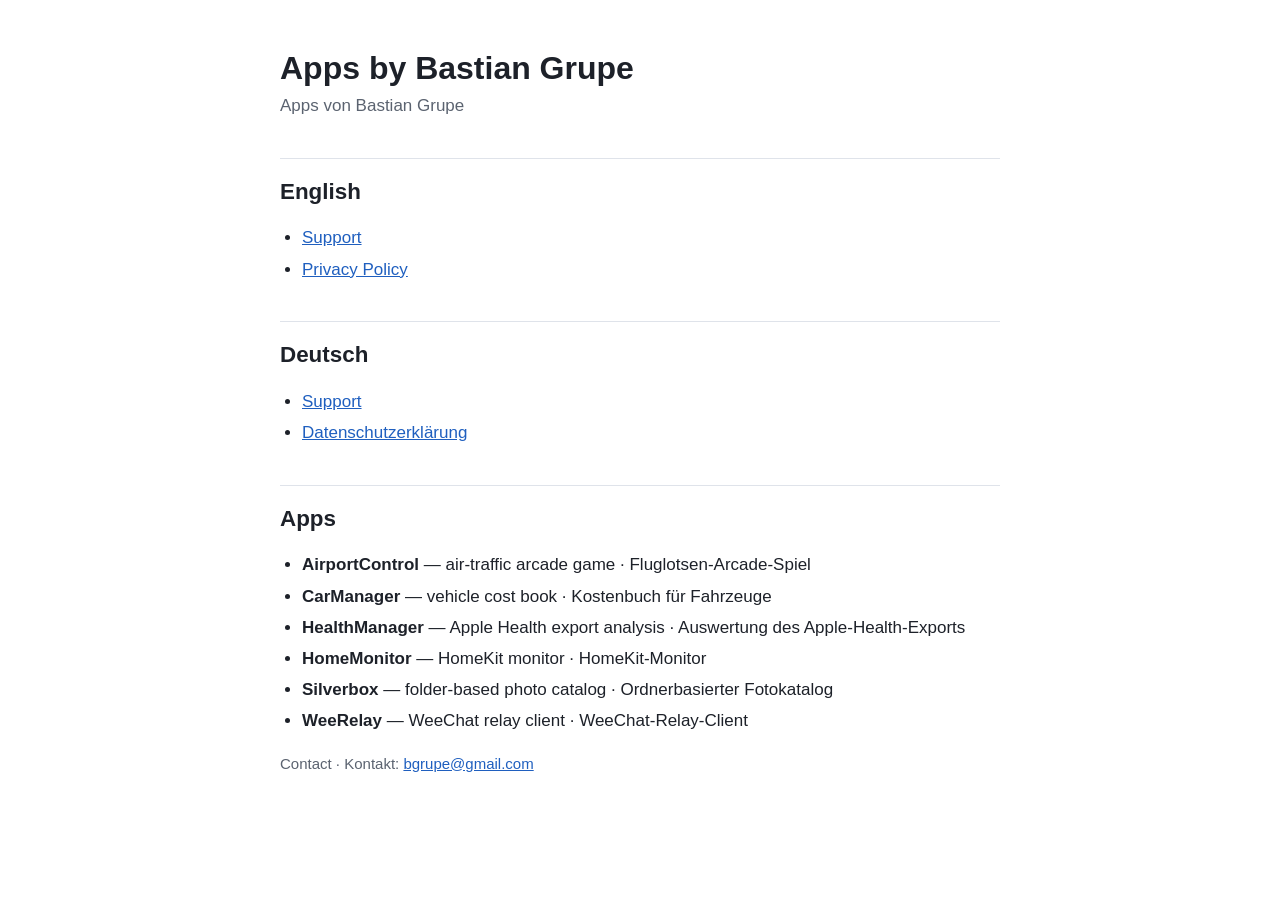
<file: index.html>
<!doctype html>
<html lang="en">
<head>
<meta charset="utf-8">
<meta name="viewport" content="width=device-width, initial-scale=1">
<title>Apps by Bastian Grupe</title>
<link rel="stylesheet" href="site.css">
</head>
<body>
<header>
<h1>Apps by Bastian Grupe</h1>
<p class="meta" lang="de">Apps von Bastian Grupe</p>
</header>
<main>
<h2>English</h2>
<ul>
<li><a href="en/support.html">Support</a></li>
<li><a href="en/privacy.html">Privacy Policy</a></li>
</ul>
<h2 lang="de">Deutsch</h2>
<ul lang="de">
<li><a href="de/support.html">Support</a></li>
<li><a href="de/privacy.html">Datenschutzerklärung</a></li>
</ul>
<h2>Apps</h2>
<ul>
<li><strong>AirportControl</strong> — air-traffic arcade game · Fluglotsen-Arcade-Spiel</li>
<li><strong>CarManager</strong> — vehicle cost book · Kostenbuch für Fahrzeuge</li>
<li><strong>HealthManager</strong> — Apple Health export analysis · Auswertung des Apple-Health-Exports</li>
<li><strong>HomeMonitor</strong> — HomeKit monitor · HomeKit-Monitor</li>
<li><strong>Silverbox</strong> — folder-based photo catalog · Ordnerbasierter Fotokatalog</li>
<li><strong>WeeRelay</strong> — WeeChat relay client · WeeChat-Relay-Client</li>
</ul>
</main>
<footer>
<p>Contact · Kontakt: <a href="mailto:bgrupe@gmail.com">bgrupe@gmail.com</a></p>
</footer>
</body>
</html>
</file>
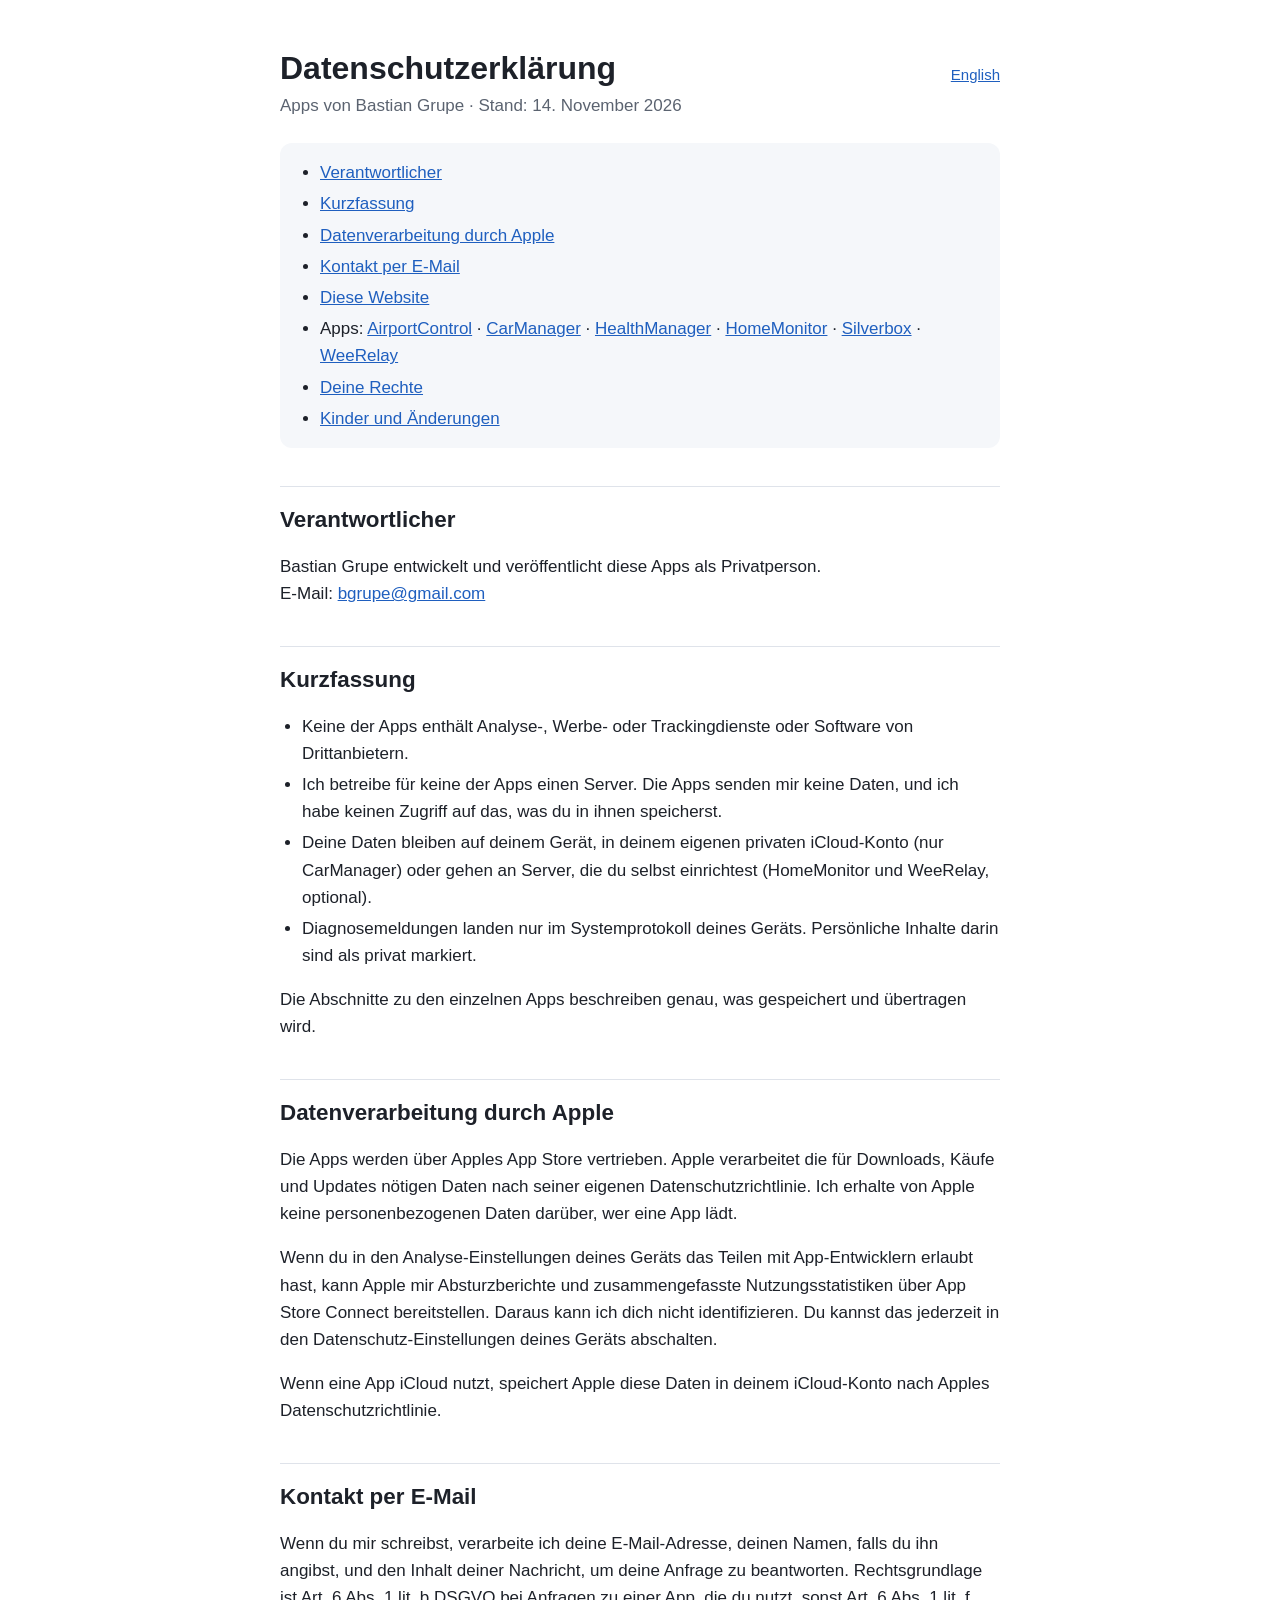
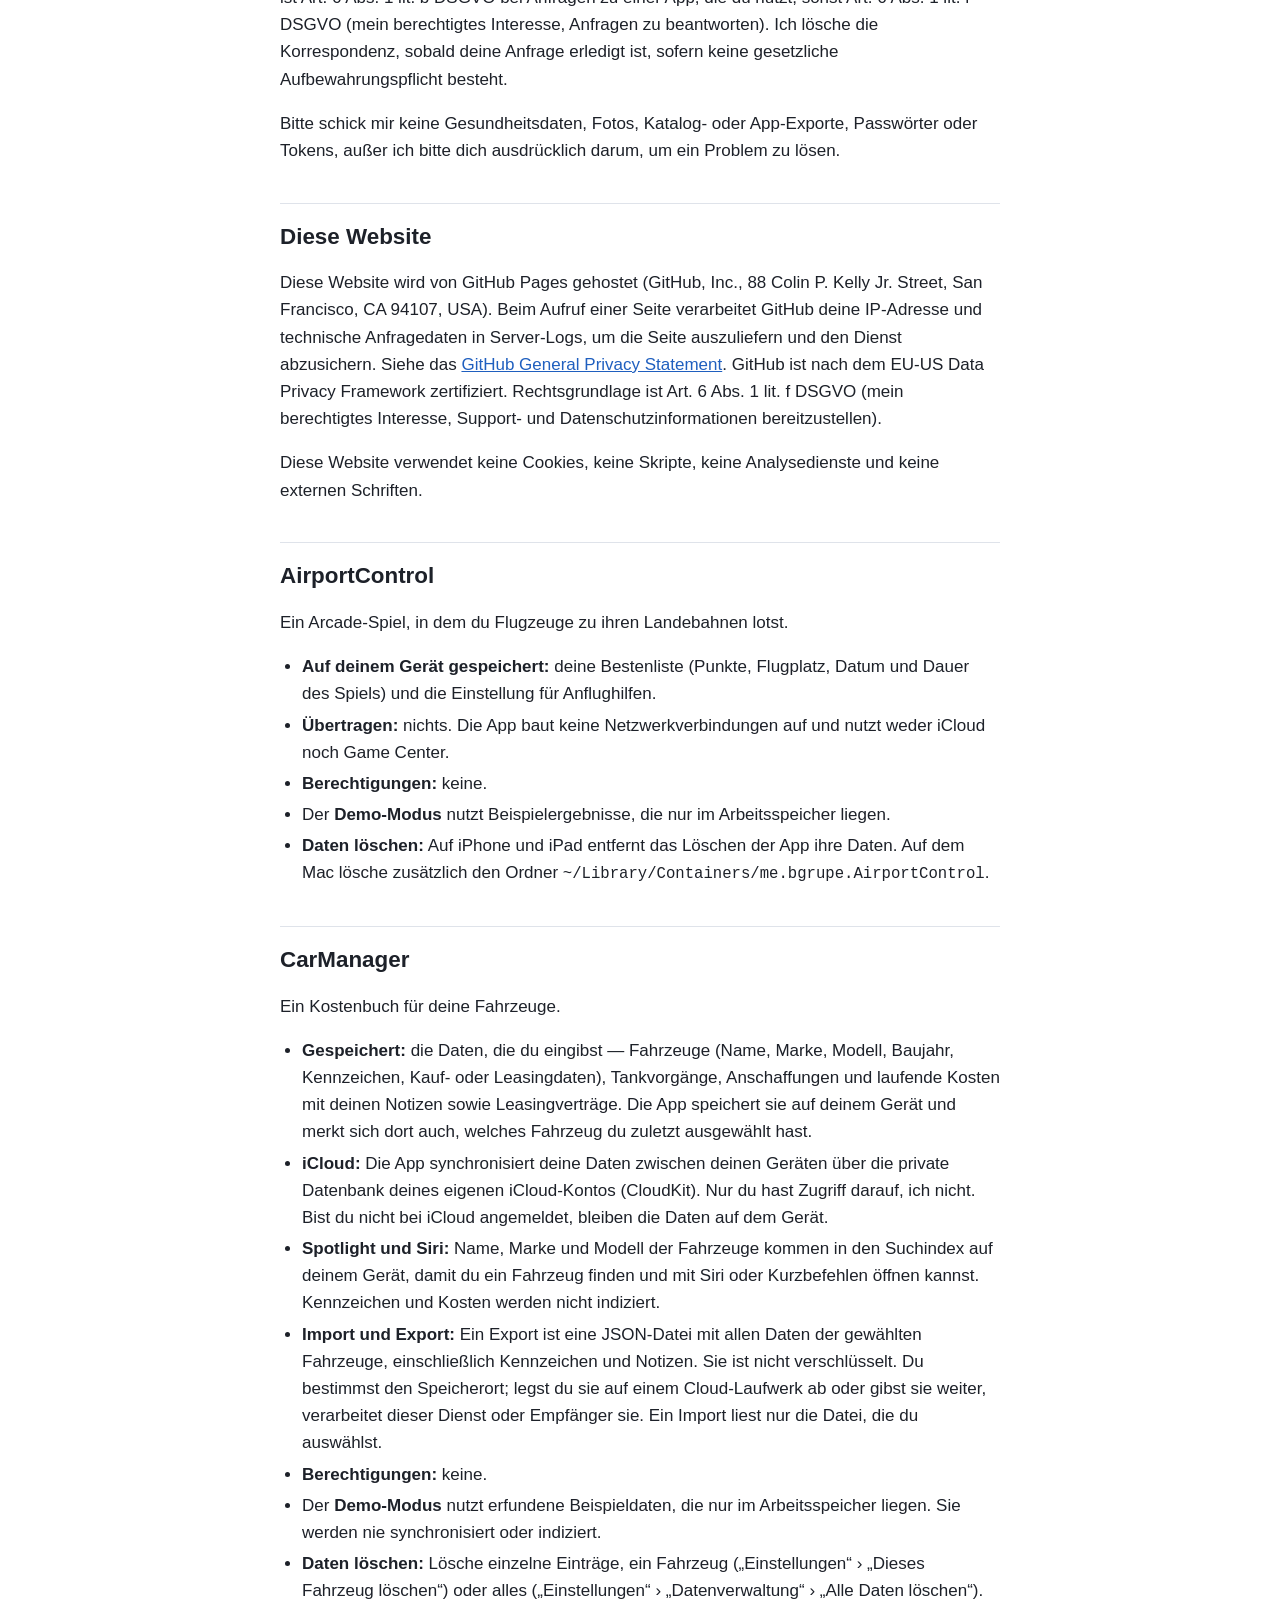
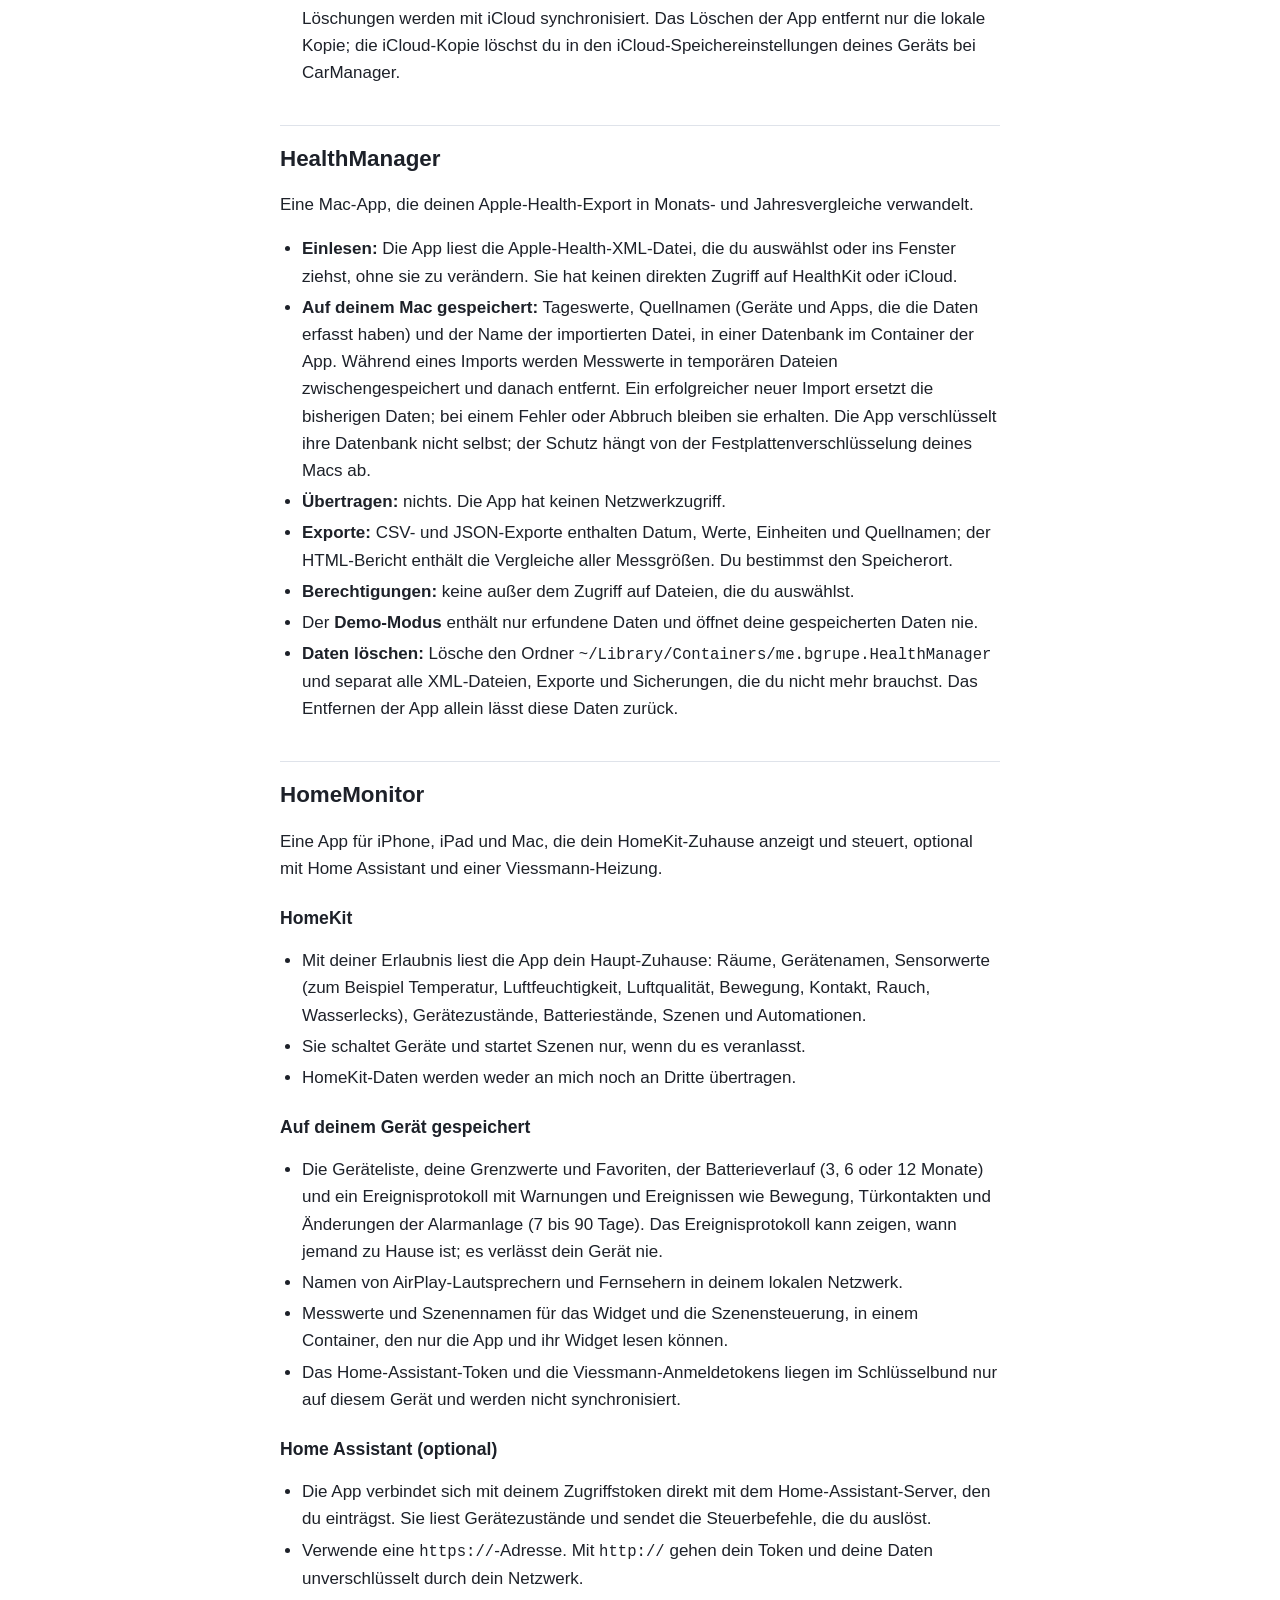
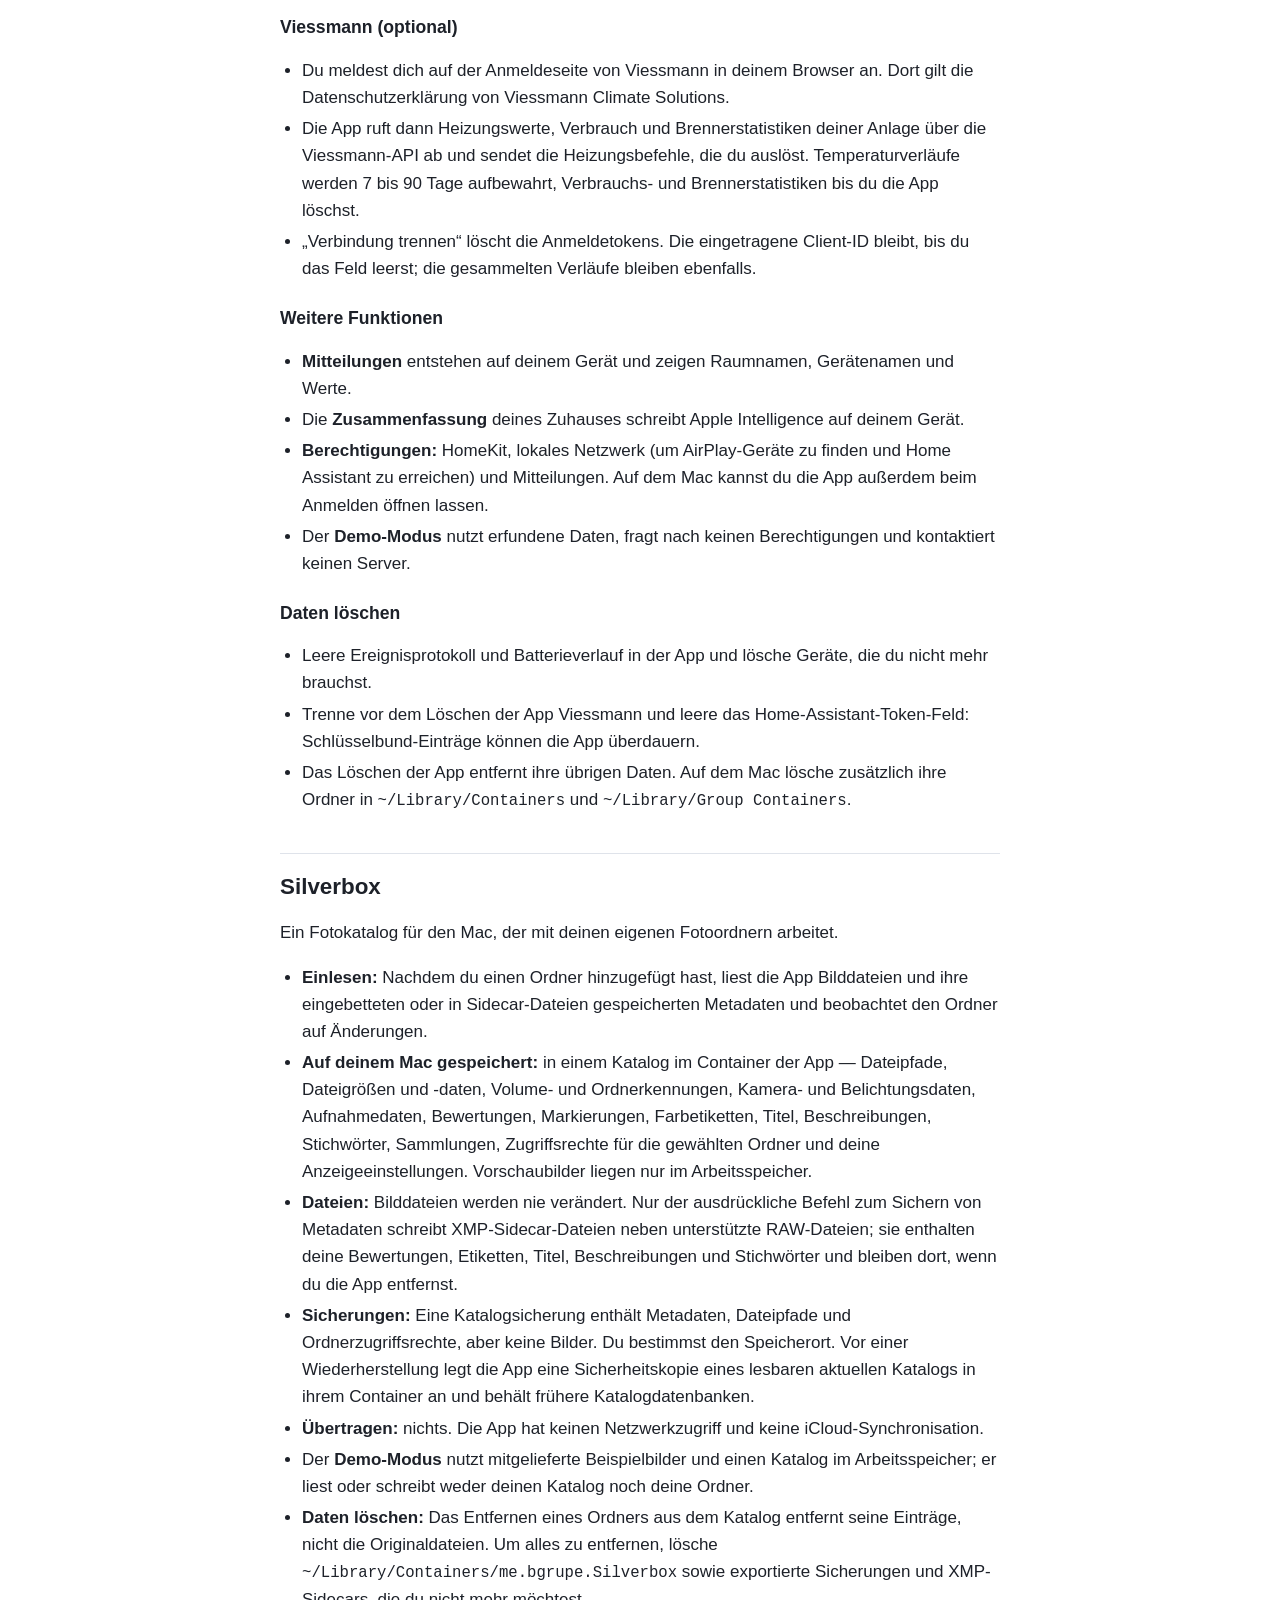
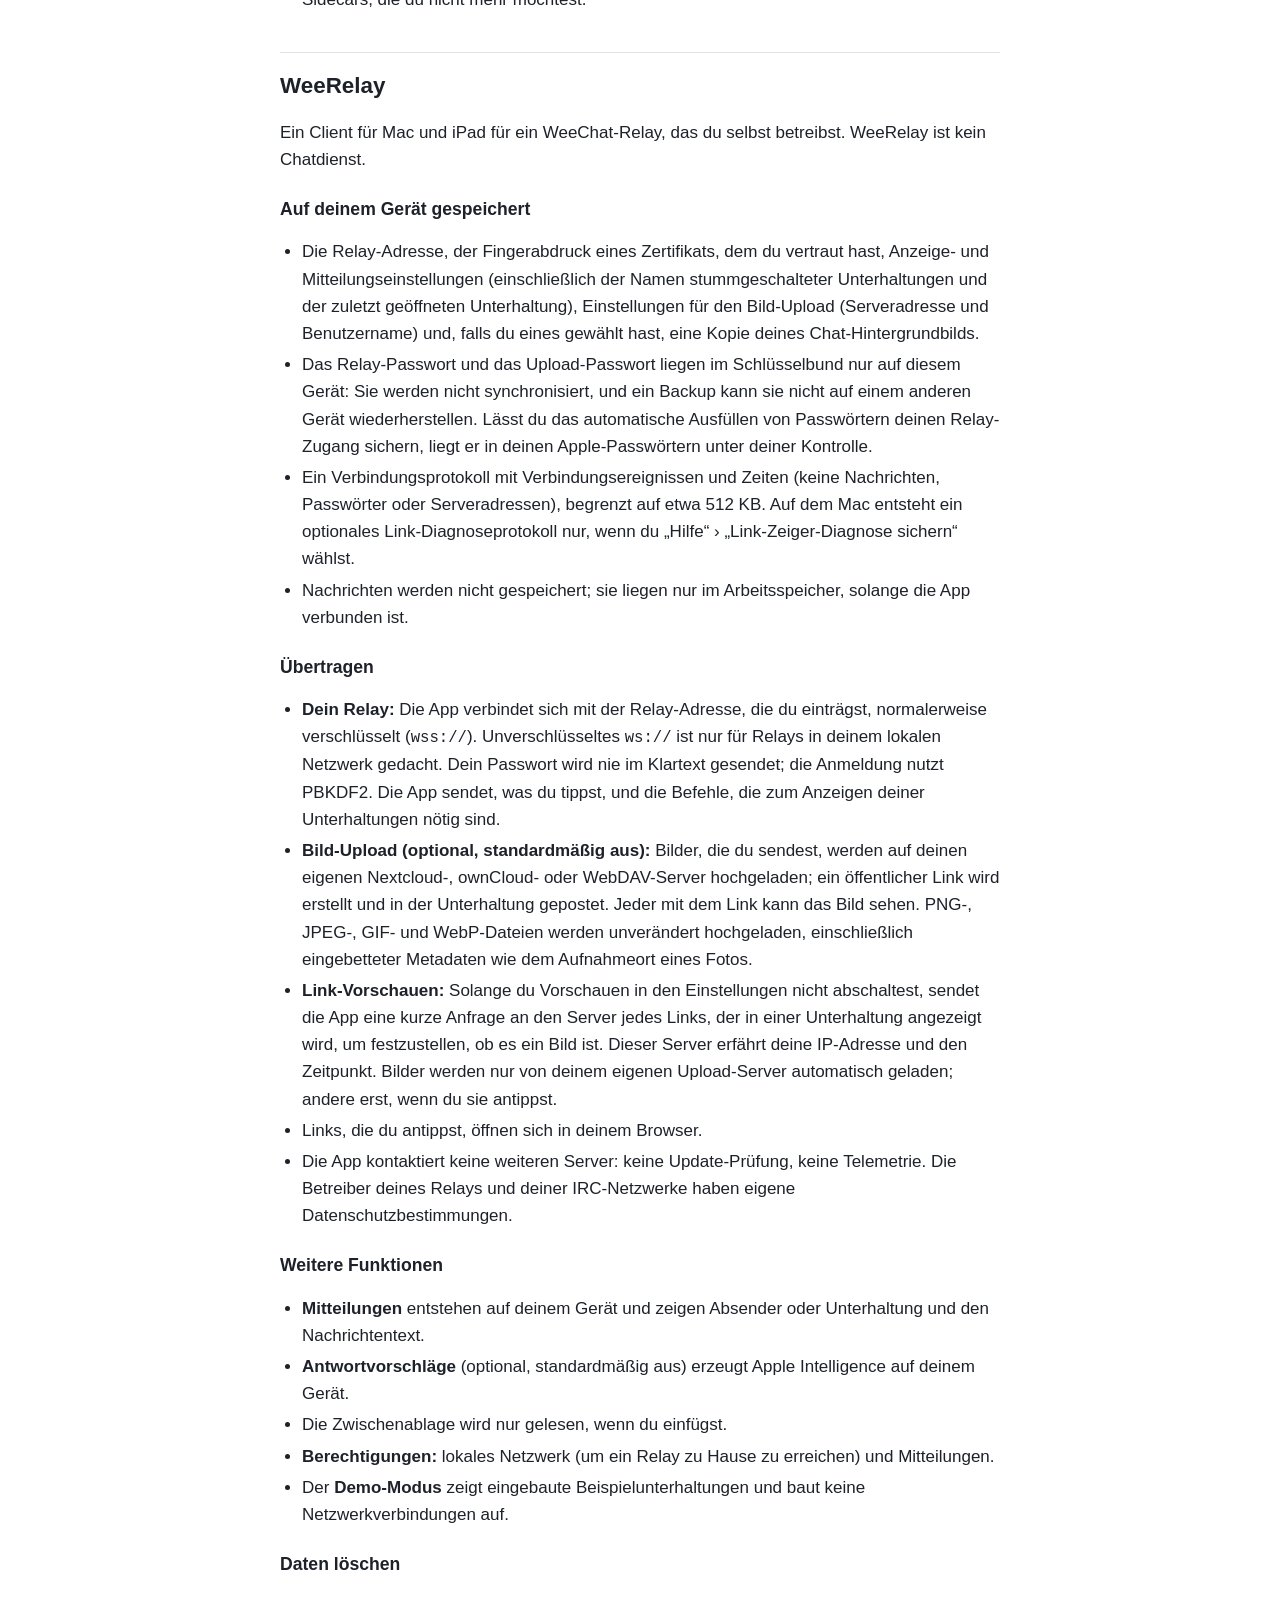
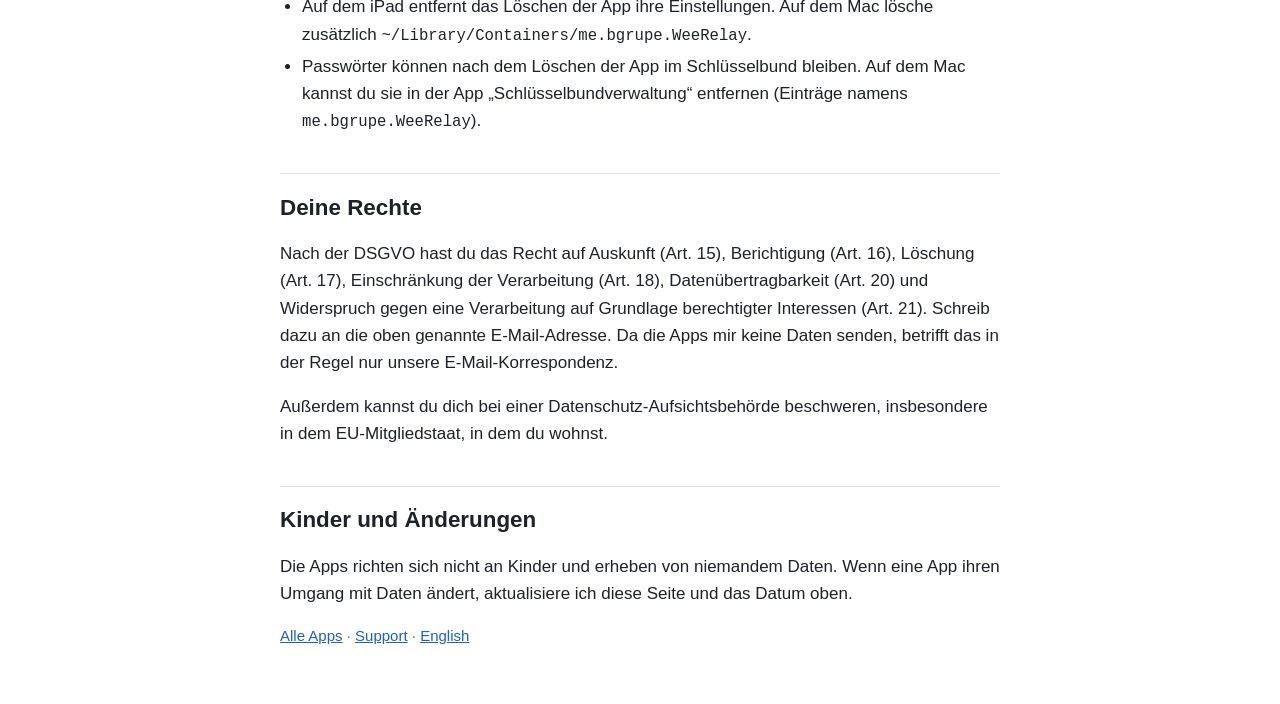
<file: de/privacy.html>
<!doctype html>
<html lang="de">
<head>
<meta charset="utf-8">
<meta name="viewport" content="width=device-width, initial-scale=1">
<title>Datenschutzerklärung — Apps von Bastian Grupe</title>
<link rel="stylesheet" href="../site.css">
<link rel="alternate" hreflang="en" href="../en/privacy.html">
</head>
<body>
<header>
<p class="lang"><a href="../en/privacy.html" hreflang="en" lang="en">English</a></p>
<h1>Datenschutzerklärung</h1>
<p class="meta">Apps von Bastian Grupe · Stand: 14. November 2026</p>
</header>
<main>
<nav class="toc" aria-label="Inhalt">
<ul>
<li><a href="#verantwortlicher">Verantwortlicher</a></li>
<li><a href="#kurzfassung">Kurzfassung</a></li>
<li><a href="#apple">Datenverarbeitung durch Apple</a></li>
<li><a href="#kontakt">Kontakt per E-Mail</a></li>
<li><a href="#website">Diese Website</a></li>
<li>Apps:
  <a href="#airportcontrol">AirportControl</a> ·
  <a href="#carmanager">CarManager</a> ·
  <a href="#healthmanager">HealthManager</a> ·
  <a href="#homemonitor">HomeMonitor</a> ·
  <a href="#silverbox">Silverbox</a> ·
  <a href="#weerelay">WeeRelay</a></li>
<li><a href="#rechte">Deine Rechte</a></li>
<li><a href="#aenderungen">Kinder und Änderungen</a></li>
</ul>
</nav>

<h2 id="verantwortlicher">Verantwortlicher</h2>
<p>Bastian Grupe entwickelt und veröffentlicht diese Apps als Privatperson.<br>
E-Mail: <a href="mailto:bgrupe@gmail.com">bgrupe@gmail.com</a></p>

<h2 id="kurzfassung">Kurzfassung</h2>
<ul>
<li>Keine der Apps enthält Analyse-, Werbe- oder Trackingdienste oder Software von Drittanbietern.</li>
<li>Ich betreibe für keine der Apps einen Server. Die Apps senden mir keine Daten, und ich habe keinen Zugriff auf das, was du in ihnen speicherst.</li>
<li>Deine Daten bleiben auf deinem Gerät, in deinem eigenen privaten iCloud-Konto (nur CarManager) oder gehen an Server, die du selbst einrichtest (HomeMonitor und WeeRelay, optional).</li>
<li>Diagnosemeldungen landen nur im Systemprotokoll deines Geräts. Persönliche Inhalte darin sind als privat markiert.</li>
</ul>
<p>Die Abschnitte zu den einzelnen Apps beschreiben genau, was gespeichert und übertragen wird.</p>

<h2 id="apple">Datenverarbeitung durch Apple</h2>
<p>Die Apps werden über Apples App Store vertrieben. Apple verarbeitet die für Downloads, Käufe und Updates nötigen Daten nach seiner eigenen Datenschutzrichtlinie. Ich erhalte von Apple keine personenbezogenen Daten darüber, wer eine App lädt.</p>
<p>Wenn du in den Analyse-Einstellungen deines Geräts das Teilen mit App-Entwicklern erlaubt hast, kann Apple mir Absturzberichte und zusammengefasste Nutzungsstatistiken über App Store Connect bereitstellen. Daraus kann ich dich nicht identifizieren. Du kannst das jederzeit in den Datenschutz-Einstellungen deines Geräts abschalten.</p>
<p>Wenn eine App iCloud nutzt, speichert Apple diese Daten in deinem iCloud-Konto nach Apples Datenschutzrichtlinie.</p>

<h2 id="kontakt">Kontakt per E-Mail</h2>
<p>Wenn du mir schreibst, verarbeite ich deine E-Mail-Adresse, deinen Namen, falls du ihn angibst, und den Inhalt deiner Nachricht, um deine Anfrage zu beantworten. Rechtsgrundlage ist Art. 6 Abs. 1 lit. b DSGVO bei Anfragen zu einer App, die du nutzt, sonst Art. 6 Abs. 1 lit. f DSGVO (mein berechtigtes Interesse, Anfragen zu beantworten). Ich lösche die Korrespondenz, sobald deine Anfrage erledigt ist, sofern keine gesetzliche Aufbewahrungspflicht besteht.</p>
<p>Bitte schick mir keine Gesundheitsdaten, Fotos, Katalog- oder App-Exporte, Passwörter oder Tokens, außer ich bitte dich ausdrücklich darum, um ein Problem zu lösen.</p>

<h2 id="website">Diese Website</h2>
<p>Diese Website wird von GitHub Pages gehostet (GitHub, Inc., 88 Colin P. Kelly Jr. Street, San Francisco, CA 94107, USA). Beim Aufruf einer Seite verarbeitet GitHub deine IP-Adresse und technische Anfragedaten in Server-Logs, um die Seite auszuliefern und den Dienst abzusichern. Siehe das <a href="https://docs.github.com/de/site-policy/privacy-policies/github-general-privacy-statement">GitHub General Privacy Statement</a>. GitHub ist nach dem EU-US Data Privacy Framework zertifiziert. Rechtsgrundlage ist Art. 6 Abs. 1 lit. f DSGVO (mein berechtigtes Interesse, Support- und Datenschutzinformationen bereitzustellen).</p>
<p>Diese Website verwendet keine Cookies, keine Skripte, keine Analysedienste und keine externen Schriften.</p>

<h2 id="airportcontrol">AirportControl</h2>
<p>Ein Arcade-Spiel, in dem du Flugzeuge zu ihren Landebahnen lotst.</p>
<ul>
<li><strong>Auf deinem Gerät gespeichert:</strong> deine Bestenliste (Punkte, Flugplatz, Datum und Dauer des Spiels) und die Einstellung für Anflughilfen.</li>
<li><strong>Übertragen:</strong> nichts. Die App baut keine Netzwerkverbindungen auf und nutzt weder iCloud noch Game Center.</li>
<li><strong>Berechtigungen:</strong> keine.</li>
<li>Der <strong>Demo-Modus</strong> nutzt Beispielergebnisse, die nur im Arbeitsspeicher liegen.</li>
<li><strong>Daten löschen:</strong> Auf iPhone und iPad entfernt das Löschen der App ihre Daten. Auf dem Mac lösche zusätzlich den Ordner <code>~/Library/Containers/me.bgrupe.AirportControl</code>.</li>
</ul>

<h2 id="carmanager">CarManager</h2>
<p>Ein Kostenbuch für deine Fahrzeuge.</p>
<ul>
<li><strong>Gespeichert:</strong> die Daten, die du eingibst — Fahrzeuge (Name, Marke, Modell, Baujahr, Kennzeichen, Kauf- oder Leasingdaten), Tankvorgänge, Anschaffungen und laufende Kosten mit deinen Notizen sowie Leasingverträge. Die App speichert sie auf deinem Gerät und merkt sich dort auch, welches Fahrzeug du zuletzt ausgewählt hast.</li>
<li><strong>iCloud:</strong> Die App synchronisiert deine Daten zwischen deinen Geräten über die private Datenbank deines eigenen iCloud-Kontos (CloudKit). Nur du hast Zugriff darauf, ich nicht. Bist du nicht bei iCloud angemeldet, bleiben die Daten auf dem Gerät.</li>
<li><strong>Spotlight und Siri:</strong> Name, Marke und Modell der Fahrzeuge kommen in den Suchindex auf deinem Gerät, damit du ein Fahrzeug finden und mit Siri oder Kurzbefehlen öffnen kannst. Kennzeichen und Kosten werden nicht indiziert.</li>
<li><strong>Import und Export:</strong> Ein Export ist eine JSON-Datei mit allen Daten der gewählten Fahrzeuge, einschließlich Kennzeichen und Notizen. Sie ist nicht verschlüsselt. Du bestimmst den Speicherort; legst du sie auf einem Cloud-Laufwerk ab oder gibst sie weiter, verarbeitet dieser Dienst oder Empfänger sie. Ein Import liest nur die Datei, die du auswählst.</li>
<li><strong>Berechtigungen:</strong> keine.</li>
<li>Der <strong>Demo-Modus</strong> nutzt erfundene Beispieldaten, die nur im Arbeitsspeicher liegen. Sie werden nie synchronisiert oder indiziert.</li>
<li><strong>Daten löschen:</strong> Lösche einzelne Einträge, ein Fahrzeug („Einstellungen“ › „Dieses Fahrzeug löschen“) oder alles („Einstellungen“ › „Datenverwaltung“ › „Alle Daten löschen“). Löschungen werden mit iCloud synchronisiert. Das Löschen der App entfernt nur die lokale Kopie; die iCloud-Kopie löschst du in den iCloud-Speichereinstellungen deines Geräts bei CarManager.</li>
</ul>

<h2 id="healthmanager">HealthManager</h2>
<p>Eine Mac-App, die deinen Apple-Health-Export in Monats- und Jahresvergleiche verwandelt.</p>
<ul>
<li><strong>Einlesen:</strong> Die App liest die Apple-Health-XML-Datei, die du auswählst oder ins Fenster ziehst, ohne sie zu verändern. Sie hat keinen direkten Zugriff auf HealthKit oder iCloud.</li>
<li><strong>Auf deinem Mac gespeichert:</strong> Tageswerte, Quellnamen (Geräte und Apps, die die Daten erfasst haben) und der Name der importierten Datei, in einer Datenbank im Container der App. Während eines Imports werden Messwerte in temporären Dateien zwischengespeichert und danach entfernt. Ein erfolgreicher neuer Import ersetzt die bisherigen Daten; bei einem Fehler oder Abbruch bleiben sie erhalten. Die App verschlüsselt ihre Datenbank nicht selbst; der Schutz hängt von der Festplattenverschlüsselung deines Macs ab.</li>
<li><strong>Übertragen:</strong> nichts. Die App hat keinen Netzwerkzugriff.</li>
<li><strong>Exporte:</strong> CSV- und JSON-Exporte enthalten Datum, Werte, Einheiten und Quellnamen; der HTML-Bericht enthält die Vergleiche aller Messgrößen. Du bestimmst den Speicherort.</li>
<li><strong>Berechtigungen:</strong> keine außer dem Zugriff auf Dateien, die du auswählst.</li>
<li>Der <strong>Demo-Modus</strong> enthält nur erfundene Daten und öffnet deine gespeicherten Daten nie.</li>
<li><strong>Daten löschen:</strong> Lösche den Ordner <code>~/Library/Containers/me.bgrupe.HealthManager</code> und separat alle XML-Dateien, Exporte und Sicherungen, die du nicht mehr brauchst. Das Entfernen der App allein lässt diese Daten zurück.</li>
</ul>

<h2 id="homemonitor">HomeMonitor</h2>
<p>Eine App für iPhone, iPad und Mac, die dein HomeKit-Zuhause anzeigt und steuert, optional mit Home Assistant und einer Viessmann-Heizung.</p>
<h3>HomeKit</h3>
<ul>
<li>Mit deiner Erlaubnis liest die App dein Haupt-Zuhause: Räume, Gerätenamen, Sensorwerte (zum Beispiel Temperatur, Luftfeuchtigkeit, Luftqualität, Bewegung, Kontakt, Rauch, Wasserlecks), Gerätezustände, Batteriestände, Szenen und Automationen.</li>
<li>Sie schaltet Geräte und startet Szenen nur, wenn du es veranlasst.</li>
<li>HomeKit-Daten werden weder an mich noch an Dritte übertragen.</li>
</ul>
<h3>Auf deinem Gerät gespeichert</h3>
<ul>
<li>Die Geräteliste, deine Grenzwerte und Favoriten, der Batterieverlauf (3, 6 oder 12 Monate) und ein Ereignisprotokoll mit Warnungen und Ereignissen wie Bewegung, Türkontakten und Änderungen der Alarmanlage (7 bis 90 Tage). Das Ereignisprotokoll kann zeigen, wann jemand zu Hause ist; es verlässt dein Gerät nie.</li>
<li>Namen von AirPlay-Lautsprechern und Fernsehern in deinem lokalen Netzwerk.</li>
<li>Messwerte und Szenennamen für das Widget und die Szenensteuerung, in einem Container, den nur die App und ihr Widget lesen können.</li>
<li>Das Home-Assistant-Token und die Viessmann-Anmeldetokens liegen im Schlüsselbund nur auf diesem Gerät und werden nicht synchronisiert.</li>
</ul>
<h3>Home Assistant (optional)</h3>
<ul>
<li>Die App verbindet sich mit deinem Zugriffstoken direkt mit dem Home-Assistant-Server, den du einträgst. Sie liest Gerätezustände und sendet die Steuerbefehle, die du auslöst.</li>
<li>Verwende eine <code>https://</code>-Adresse. Mit <code>http://</code> gehen dein Token und deine Daten unverschlüsselt durch dein Netzwerk.</li>
</ul>
<h3>Viessmann (optional)</h3>
<ul>
<li>Du meldest dich auf der Anmeldeseite von Viessmann in deinem Browser an. Dort gilt die Datenschutzerklärung von Viessmann Climate Solutions.</li>
<li>Die App ruft dann Heizungswerte, Verbrauch und Brennerstatistiken deiner Anlage über die Viessmann-API ab und sendet die Heizungsbefehle, die du auslöst. Temperaturverläufe werden 7 bis 90 Tage aufbewahrt, Verbrauchs- und Brennerstatistiken bis du die App löschst.</li>
<li>„Verbindung trennen“ löscht die Anmeldetokens. Die eingetragene Client-ID bleibt, bis du das Feld leerst; die gesammelten Verläufe bleiben ebenfalls.</li>
</ul>
<h3>Weitere Funktionen</h3>
<ul>
<li><strong>Mitteilungen</strong> entstehen auf deinem Gerät und zeigen Raumnamen, Gerätenamen und Werte.</li>
<li>Die <strong>Zusammenfassung</strong> deines Zuhauses schreibt Apple Intelligence auf deinem Gerät.</li>
<li><strong>Berechtigungen:</strong> HomeKit, lokales Netzwerk (um AirPlay-Geräte zu finden und Home Assistant zu erreichen) und Mitteilungen. Auf dem Mac kannst du die App außerdem beim Anmelden öffnen lassen.</li>
<li>Der <strong>Demo-Modus</strong> nutzt erfundene Daten, fragt nach keinen Berechtigungen und kontaktiert keinen Server.</li>
</ul>
<h3>Daten löschen</h3>
<ul>
<li>Leere Ereignisprotokoll und Batterieverlauf in der App und lösche Geräte, die du nicht mehr brauchst.</li>
<li>Trenne vor dem Löschen der App Viessmann und leere das Home-Assistant-Token-Feld: Schlüsselbund-Einträge können die App überdauern.</li>
<li>Das Löschen der App entfernt ihre übrigen Daten. Auf dem Mac lösche zusätzlich ihre Ordner in <code>~/Library/Containers</code> und <code>~/Library/Group Containers</code>.</li>
</ul>

<h2 id="silverbox">Silverbox</h2>
<p>Ein Fotokatalog für den Mac, der mit deinen eigenen Fotoordnern arbeitet.</p>
<ul>
<li><strong>Einlesen:</strong> Nachdem du einen Ordner hinzugefügt hast, liest die App Bilddateien und ihre eingebetteten oder in Sidecar-Dateien gespeicherten Metadaten und beobachtet den Ordner auf Änderungen.</li>
<li><strong>Auf deinem Mac gespeichert:</strong> in einem Katalog im Container der App — Dateipfade, Dateigrößen und -daten, Volume- und Ordnerkennungen, Kamera- und Belichtungsdaten, Aufnahmedaten, Bewertungen, Markierungen, Farbetiketten, Titel, Beschreibungen, Stichwörter, Sammlungen, Zugriffsrechte für die gewählten Ordner und deine Anzeigeeinstellungen. Vorschaubilder liegen nur im Arbeitsspeicher.</li>
<li><strong>Dateien:</strong> Bilddateien werden nie verändert. Nur der ausdrückliche Befehl zum Sichern von Metadaten schreibt XMP-Sidecar-Dateien neben unterstützte RAW-Dateien; sie enthalten deine Bewertungen, Etiketten, Titel, Beschreibungen und Stichwörter und bleiben dort, wenn du die App entfernst.</li>
<li><strong>Sicherungen:</strong> Eine Katalogsicherung enthält Metadaten, Dateipfade und Ordnerzugriffsrechte, aber keine Bilder. Du bestimmst den Speicherort. Vor einer Wiederherstellung legt die App eine Sicherheitskopie eines lesbaren aktuellen Katalogs in ihrem Container an und behält frühere Katalogdatenbanken.</li>
<li><strong>Übertragen:</strong> nichts. Die App hat keinen Netzwerkzugriff und keine iCloud-Synchronisation.</li>
<li>Der <strong>Demo-Modus</strong> nutzt mitgelieferte Beispielbilder und einen Katalog im Arbeitsspeicher; er liest oder schreibt weder deinen Katalog noch deine Ordner.</li>
<li><strong>Daten löschen:</strong> Das Entfernen eines Ordners aus dem Katalog entfernt seine Einträge, nicht die Originaldateien. Um alles zu entfernen, lösche <code>~/Library/Containers/me.bgrupe.Silverbox</code> sowie exportierte Sicherungen und XMP-Sidecars, die du nicht mehr möchtest.</li>
</ul>

<h2 id="weerelay">WeeRelay</h2>
<p>Ein Client für Mac und iPad für ein WeeChat-Relay, das du selbst betreibst. WeeRelay ist kein Chatdienst.</p>
<h3>Auf deinem Gerät gespeichert</h3>
<ul>
<li>Die Relay-Adresse, der Fingerabdruck eines Zertifikats, dem du vertraut hast, Anzeige- und Mitteilungseinstellungen (einschließlich der Namen stummgeschalteter Unterhaltungen und der zuletzt geöffneten Unterhaltung), Einstellungen für den Bild-Upload (Serveradresse und Benutzername) und, falls du eines gewählt hast, eine Kopie deines Chat-Hintergrundbilds.</li>
<li>Das Relay-Passwort und das Upload-Passwort liegen im Schlüsselbund nur auf diesem Gerät: Sie werden nicht synchronisiert, und ein Backup kann sie nicht auf einem anderen Gerät wiederherstellen. Lässt du das automatische Ausfüllen von Passwörtern deinen Relay-Zugang sichern, liegt er in deinen Apple-Passwörtern unter deiner Kontrolle.</li>
<li>Ein Verbindungsprotokoll mit Verbindungsereignissen und Zeiten (keine Nachrichten, Passwörter oder Serveradressen), begrenzt auf etwa 512 KB. Auf dem Mac entsteht ein optionales Link-Diagnoseprotokoll nur, wenn du „Hilfe“ › „Link-Zeiger-Diagnose sichern“ wählst.</li>
<li>Nachrichten werden nicht gespeichert; sie liegen nur im Arbeitsspeicher, solange die App verbunden ist.</li>
</ul>
<h3>Übertragen</h3>
<ul>
<li><strong>Dein Relay:</strong> Die App verbindet sich mit der Relay-Adresse, die du einträgst, normalerweise verschlüsselt (<code>wss://</code>). Unverschlüsseltes <code>ws://</code> ist nur für Relays in deinem lokalen Netzwerk gedacht. Dein Passwort wird nie im Klartext gesendet; die Anmeldung nutzt PBKDF2. Die App sendet, was du tippst, und die Befehle, die zum Anzeigen deiner Unterhaltungen nötig sind.</li>
<li><strong>Bild-Upload (optional, standardmäßig aus):</strong> Bilder, die du sendest, werden auf deinen eigenen Nextcloud-, ownCloud- oder WebDAV-Server hochgeladen; ein öffentlicher Link wird erstellt und in der Unterhaltung gepostet. Jeder mit dem Link kann das Bild sehen. PNG-, JPEG-, GIF- und WebP-Dateien werden unverändert hochgeladen, einschließlich eingebetteter Metadaten wie dem Aufnahmeort eines Fotos.</li>
<li><strong>Link-Vorschauen:</strong> Solange du Vorschauen in den Einstellungen nicht abschaltest, sendet die App eine kurze Anfrage an den Server jedes Links, der in einer Unterhaltung angezeigt wird, um festzustellen, ob es ein Bild ist. Dieser Server erfährt deine IP-Adresse und den Zeitpunkt. Bilder werden nur von deinem eigenen Upload-Server automatisch geladen; andere erst, wenn du sie antippst.</li>
<li>Links, die du antippst, öffnen sich in deinem Browser.</li>
<li>Die App kontaktiert keine weiteren Server: keine Update-Prüfung, keine Telemetrie. Die Betreiber deines Relays und deiner IRC-Netzwerke haben eigene Datenschutzbestimmungen.</li>
</ul>
<h3>Weitere Funktionen</h3>
<ul>
<li><strong>Mitteilungen</strong> entstehen auf deinem Gerät und zeigen Absender oder Unterhaltung und den Nachrichtentext.</li>
<li><strong>Antwortvorschläge</strong> (optional, standardmäßig aus) erzeugt Apple Intelligence auf deinem Gerät.</li>
<li>Die Zwischenablage wird nur gelesen, wenn du einfügst.</li>
<li><strong>Berechtigungen:</strong> lokales Netzwerk (um ein Relay zu Hause zu erreichen) und Mitteilungen.</li>
<li>Der <strong>Demo-Modus</strong> zeigt eingebaute Beispielunterhaltungen und baut keine Netzwerkverbindungen auf.</li>
</ul>
<h3>Daten löschen</h3>
<ul>
<li>Auf dem iPad entfernt das Löschen der App ihre Einstellungen. Auf dem Mac lösche zusätzlich <code>~/Library/Containers/me.bgrupe.WeeRelay</code>.</li>
<li>Passwörter können nach dem Löschen der App im Schlüsselbund bleiben. Auf dem Mac kannst du sie in der App „Schlüsselbundverwaltung“ entfernen (Einträge namens <code>me.bgrupe.WeeRelay</code>).</li>
</ul>

<h2 id="rechte">Deine Rechte</h2>
<p>Nach der DSGVO hast du das Recht auf Auskunft (Art. 15), Berichtigung (Art. 16), Löschung (Art. 17), Einschränkung der Verarbeitung (Art. 18), Datenübertragbarkeit (Art. 20) und Widerspruch gegen eine Verarbeitung auf Grundlage berechtigter Interessen (Art. 21). Schreib dazu an die oben genannte E-Mail-Adresse. Da die Apps mir keine Daten senden, betrifft das in der Regel nur unsere E-Mail-Korrespondenz.</p>
<p>Außerdem kannst du dich bei einer Datenschutz-Aufsichtsbehörde beschweren, insbesondere in dem EU-Mitgliedstaat, in dem du wohnst.</p>

<h2 id="aenderungen">Kinder und Änderungen</h2>
<p>Die Apps richten sich nicht an Kinder und erheben von niemandem Daten. Wenn eine App ihren Umgang mit Daten ändert, aktualisiere ich diese Seite und das Datum oben.</p>
</main>
<footer>
<p><a href="../index.html">Alle Apps</a> · <a href="support.html">Support</a> · <a href="../en/privacy.html" hreflang="en" lang="en">English</a></p>
</footer>
</body>
</html>
</file>
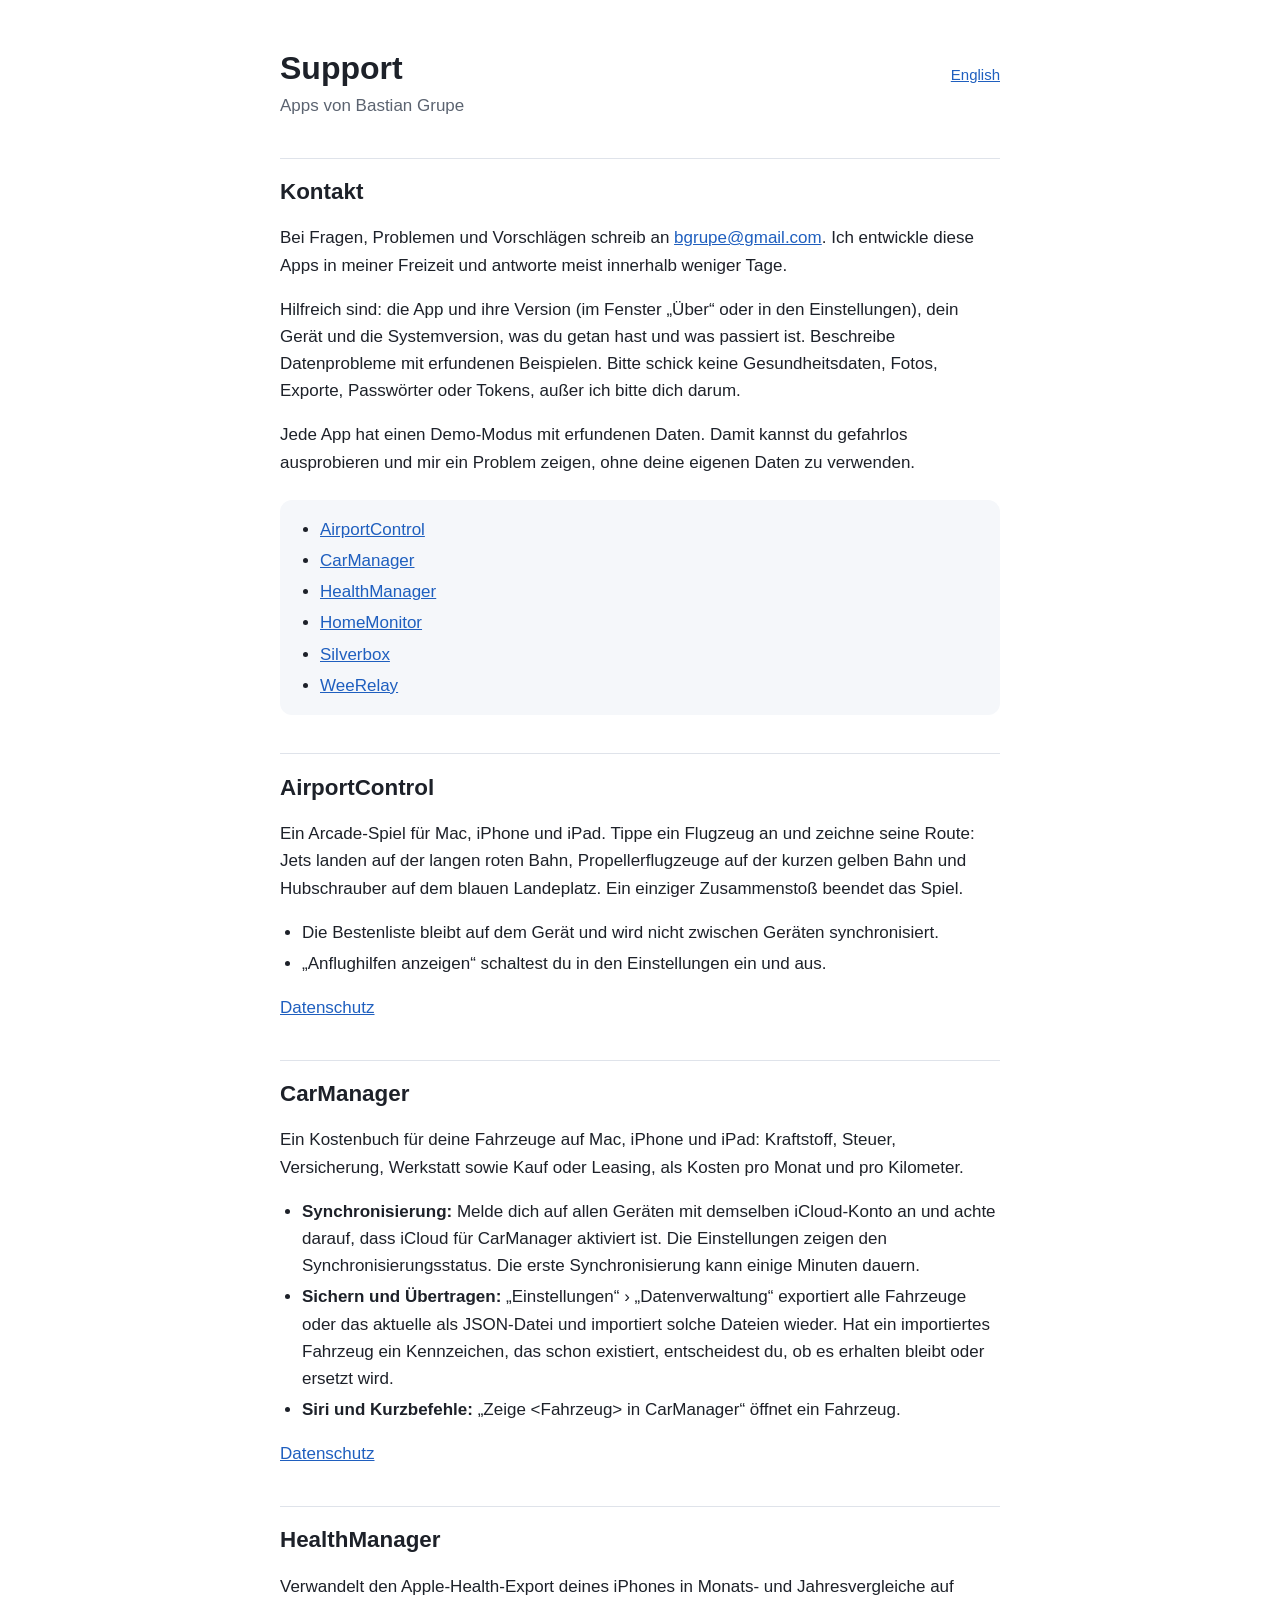
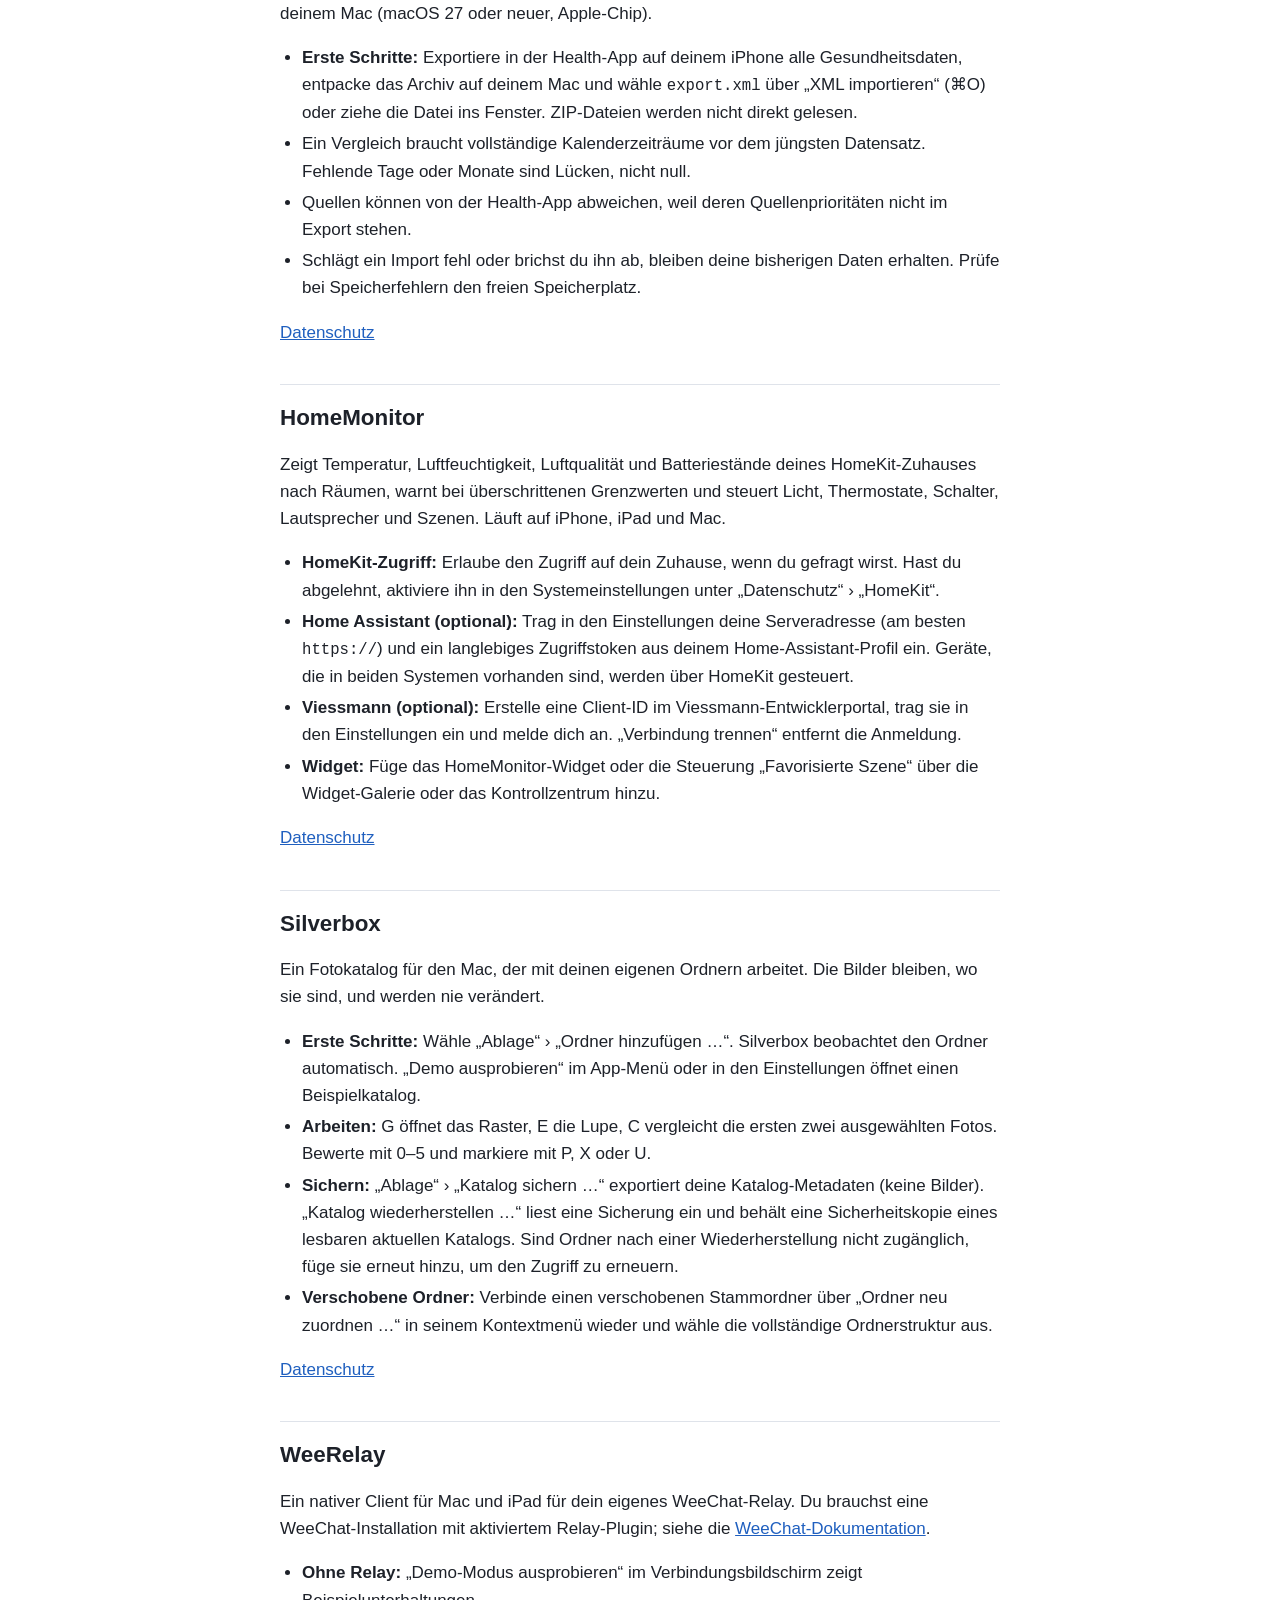
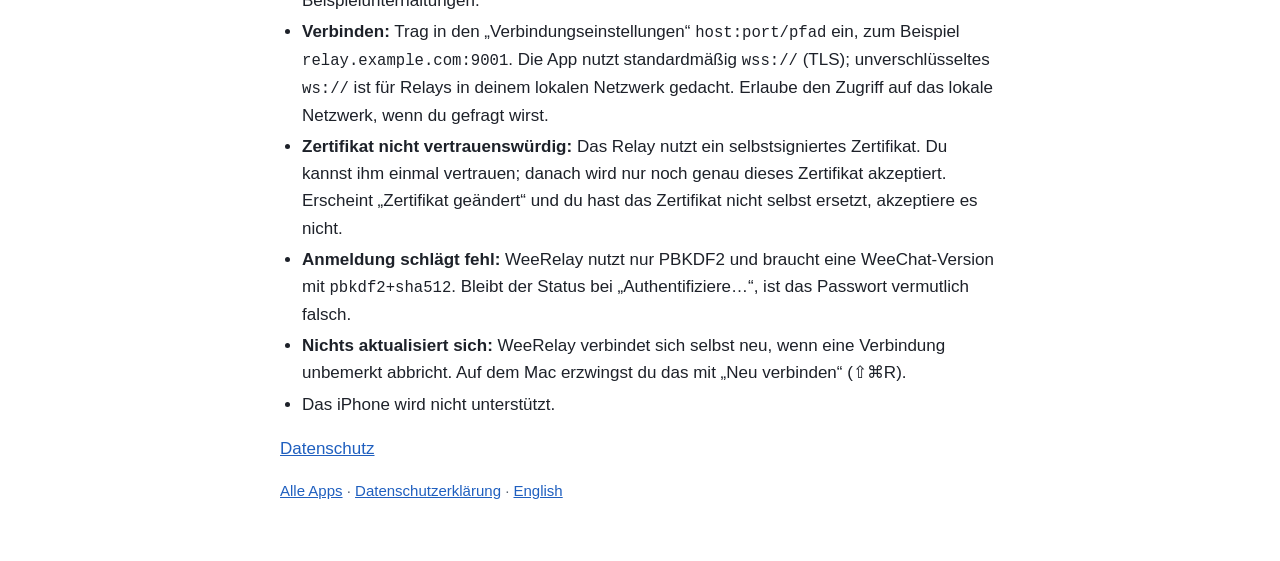
<file: de/support.html>
<!doctype html>
<html lang="de">
<head>
<meta charset="utf-8">
<meta name="viewport" content="width=device-width, initial-scale=1">
<title>Support — Apps von Bastian Grupe</title>
<link rel="stylesheet" href="../site.css">
<link rel="alternate" hreflang="en" href="../en/support.html">
</head>
<body>
<header>
<p class="lang"><a href="../en/support.html" hreflang="en" lang="en">English</a></p>
<h1>Support</h1>
<p class="meta">Apps von Bastian Grupe</p>
</header>
<main>
<h2 id="kontakt">Kontakt</h2>
<p>Bei Fragen, Problemen und Vorschlägen schreib an <a href="mailto:bgrupe@gmail.com">bgrupe@gmail.com</a>. Ich entwickle diese Apps in meiner Freizeit und antworte meist innerhalb weniger Tage.</p>
<p>Hilfreich sind: die App und ihre Version (im Fenster „Über“ oder in den Einstellungen), dein Gerät und die Systemversion, was du getan hast und was passiert ist. Beschreibe Datenprobleme mit erfundenen Beispielen. Bitte schick keine Gesundheitsdaten, Fotos, Exporte, Passwörter oder Tokens, außer ich bitte dich darum.</p>
<p>Jede App hat einen Demo-Modus mit erfundenen Daten. Damit kannst du gefahrlos ausprobieren und mir ein Problem zeigen, ohne deine eigenen Daten zu verwenden.</p>

<nav class="toc" aria-label="Apps">
<ul>
<li><a href="#airportcontrol">AirportControl</a></li>
<li><a href="#carmanager">CarManager</a></li>
<li><a href="#healthmanager">HealthManager</a></li>
<li><a href="#homemonitor">HomeMonitor</a></li>
<li><a href="#silverbox">Silverbox</a></li>
<li><a href="#weerelay">WeeRelay</a></li>
</ul>
</nav>

<h2 id="airportcontrol">AirportControl</h2>
<p>Ein Arcade-Spiel für Mac, iPhone und iPad. Tippe ein Flugzeug an und zeichne seine Route: Jets landen auf der langen roten Bahn, Propellerflugzeuge auf der kurzen gelben Bahn und Hubschrauber auf dem blauen Landeplatz. Ein einziger Zusammenstoß beendet das Spiel.</p>
<ul>
<li>Die Bestenliste bleibt auf dem Gerät und wird nicht zwischen Geräten synchronisiert.</li>
<li>„Anflughilfen anzeigen“ schaltest du in den Einstellungen ein und aus.</li>
</ul>
<p><a href="privacy.html#airportcontrol">Datenschutz</a></p>

<h2 id="carmanager">CarManager</h2>
<p>Ein Kostenbuch für deine Fahrzeuge auf Mac, iPhone und iPad: Kraftstoff, Steuer, Versicherung, Werkstatt sowie Kauf oder Leasing, als Kosten pro Monat und pro Kilometer.</p>
<ul>
<li><strong>Synchronisierung:</strong> Melde dich auf allen Geräten mit demselben iCloud-Konto an und achte darauf, dass iCloud für CarManager aktiviert ist. Die Einstellungen zeigen den Synchronisierungsstatus. Die erste Synchronisierung kann einige Minuten dauern.</li>
<li><strong>Sichern und Übertragen:</strong> „Einstellungen“ › „Datenverwaltung“ exportiert alle Fahrzeuge oder das aktuelle als JSON-Datei und importiert solche Dateien wieder. Hat ein importiertes Fahrzeug ein Kennzeichen, das schon existiert, entscheidest du, ob es erhalten bleibt oder ersetzt wird.</li>
<li><strong>Siri und Kurzbefehle:</strong> „Zeige &lt;Fahrzeug&gt; in CarManager“ öffnet ein Fahrzeug.</li>
</ul>
<p><a href="privacy.html#carmanager">Datenschutz</a></p>

<h2 id="healthmanager">HealthManager</h2>
<p>Verwandelt den Apple-Health-Export deines iPhones in Monats- und Jahresvergleiche auf deinem Mac (macOS 27 oder neuer, Apple-Chip).</p>
<ul>
<li><strong>Erste Schritte:</strong> Exportiere in der Health-App auf deinem iPhone alle Gesundheitsdaten, entpacke das Archiv auf deinem Mac und wähle <code>export.xml</code> über „XML importieren“ (⌘O) oder ziehe die Datei ins Fenster. ZIP-Dateien werden nicht direkt gelesen.</li>
<li>Ein Vergleich braucht vollständige Kalenderzeiträume vor dem jüngsten Datensatz. Fehlende Tage oder Monate sind Lücken, nicht null.</li>
<li>Quellen können von der Health-App abweichen, weil deren Quellenprioritäten nicht im Export stehen.</li>
<li>Schlägt ein Import fehl oder brichst du ihn ab, bleiben deine bisherigen Daten erhalten. Prüfe bei Speicherfehlern den freien Speicherplatz.</li>
</ul>
<p><a href="privacy.html#healthmanager">Datenschutz</a></p>

<h2 id="homemonitor">HomeMonitor</h2>
<p>Zeigt Temperatur, Luftfeuchtigkeit, Luftqualität und Batteriestände deines HomeKit-Zuhauses nach Räumen, warnt bei überschrittenen Grenzwerten und steuert Licht, Thermostate, Schalter, Lautsprecher und Szenen. Läuft auf iPhone, iPad und Mac.</p>
<ul>
<li><strong>HomeKit-Zugriff:</strong> Erlaube den Zugriff auf dein Zuhause, wenn du gefragt wirst. Hast du abgelehnt, aktiviere ihn in den Systemeinstellungen unter „Datenschutz“ › „HomeKit“.</li>
<li><strong>Home Assistant (optional):</strong> Trag in den Einstellungen deine Serveradresse (am besten <code>https://</code>) und ein langlebiges Zugriffstoken aus deinem Home-Assistant-Profil ein. Geräte, die in beiden Systemen vorhanden sind, werden über HomeKit gesteuert.</li>
<li><strong>Viessmann (optional):</strong> Erstelle eine Client-ID im Viessmann-Entwicklerportal, trag sie in den Einstellungen ein und melde dich an. „Verbindung trennen“ entfernt die Anmeldung.</li>
<li><strong>Widget:</strong> Füge das HomeMonitor-Widget oder die Steuerung „Favorisierte Szene“ über die Widget-Galerie oder das Kontrollzentrum hinzu.</li>
</ul>
<p><a href="privacy.html#homemonitor">Datenschutz</a></p>

<h2 id="silverbox">Silverbox</h2>
<p>Ein Fotokatalog für den Mac, der mit deinen eigenen Ordnern arbeitet. Die Bilder bleiben, wo sie sind, und werden nie verändert.</p>
<ul>
<li><strong>Erste Schritte:</strong> Wähle „Ablage“ › „Ordner hinzufügen …“. Silverbox beobachtet den Ordner automatisch. „Demo ausprobieren“ im App-Menü oder in den Einstellungen öffnet einen Beispielkatalog.</li>
<li><strong>Arbeiten:</strong> G öffnet das Raster, E die Lupe, C vergleicht die ersten zwei ausgewählten Fotos. Bewerte mit 0–5 und markiere mit P, X oder U.</li>
<li><strong>Sichern:</strong> „Ablage“ › „Katalog sichern …“ exportiert deine Katalog-Metadaten (keine Bilder). „Katalog wiederherstellen …“ liest eine Sicherung ein und behält eine Sicherheitskopie eines lesbaren aktuellen Katalogs. Sind Ordner nach einer Wiederherstellung nicht zugänglich, füge sie erneut hinzu, um den Zugriff zu erneuern.</li>
<li><strong>Verschobene Ordner:</strong> Verbinde einen verschobenen Stammordner über „Ordner neu zuordnen …“ in seinem Kontextmenü wieder und wähle die vollständige Ordnerstruktur aus.</li>
</ul>
<p><a href="privacy.html#silverbox">Datenschutz</a></p>

<h2 id="weerelay">WeeRelay</h2>
<p>Ein nativer Client für Mac und iPad für dein eigenes WeeChat-Relay. Du brauchst eine WeeChat-Installation mit aktiviertem Relay-Plugin; siehe die <a href="https://weechat.org/doc/">WeeChat-Dokumentation</a>.</p>
<ul>
<li><strong>Ohne Relay:</strong> „Demo-Modus ausprobieren“ im Verbindungsbildschirm zeigt Beispielunterhaltungen.</li>
<li><strong>Verbinden:</strong> Trag in den „Verbindungseinstellungen“ <code>host:port/pfad</code> ein, zum Beispiel <code>relay.example.com:9001</code>. Die App nutzt standardmäßig <code>wss://</code> (TLS); unverschlüsseltes <code>ws://</code> ist für Relays in deinem lokalen Netzwerk gedacht. Erlaube den Zugriff auf das lokale Netzwerk, wenn du gefragt wirst.</li>
<li><strong>Zertifikat nicht vertrauenswürdig:</strong> Das Relay nutzt ein selbstsigniertes Zertifikat. Du kannst ihm einmal vertrauen; danach wird nur noch genau dieses Zertifikat akzeptiert. Erscheint „Zertifikat geändert“ und du hast das Zertifikat nicht selbst ersetzt, akzeptiere es nicht.</li>
<li><strong>Anmeldung schlägt fehl:</strong> WeeRelay nutzt nur PBKDF2 und braucht eine WeeChat-Version mit <code>pbkdf2+sha512</code>. Bleibt der Status bei „Authentifiziere…“, ist das Passwort vermutlich falsch.</li>
<li><strong>Nichts aktualisiert sich:</strong> WeeRelay verbindet sich selbst neu, wenn eine Verbindung unbemerkt abbricht. Auf dem Mac erzwingst du das mit „Neu verbinden“ (⇧⌘R).</li>
<li>Das iPhone wird nicht unterstützt.</li>
</ul>
<p><a href="privacy.html#weerelay">Datenschutz</a></p>
</main>
<footer>
<p><a href="../index.html">Alle Apps</a> · <a href="privacy.html">Datenschutzerklärung</a> · <a href="../en/support.html" hreflang="en" lang="en">English</a></p>
</footer>
</body>
</html>
</file>
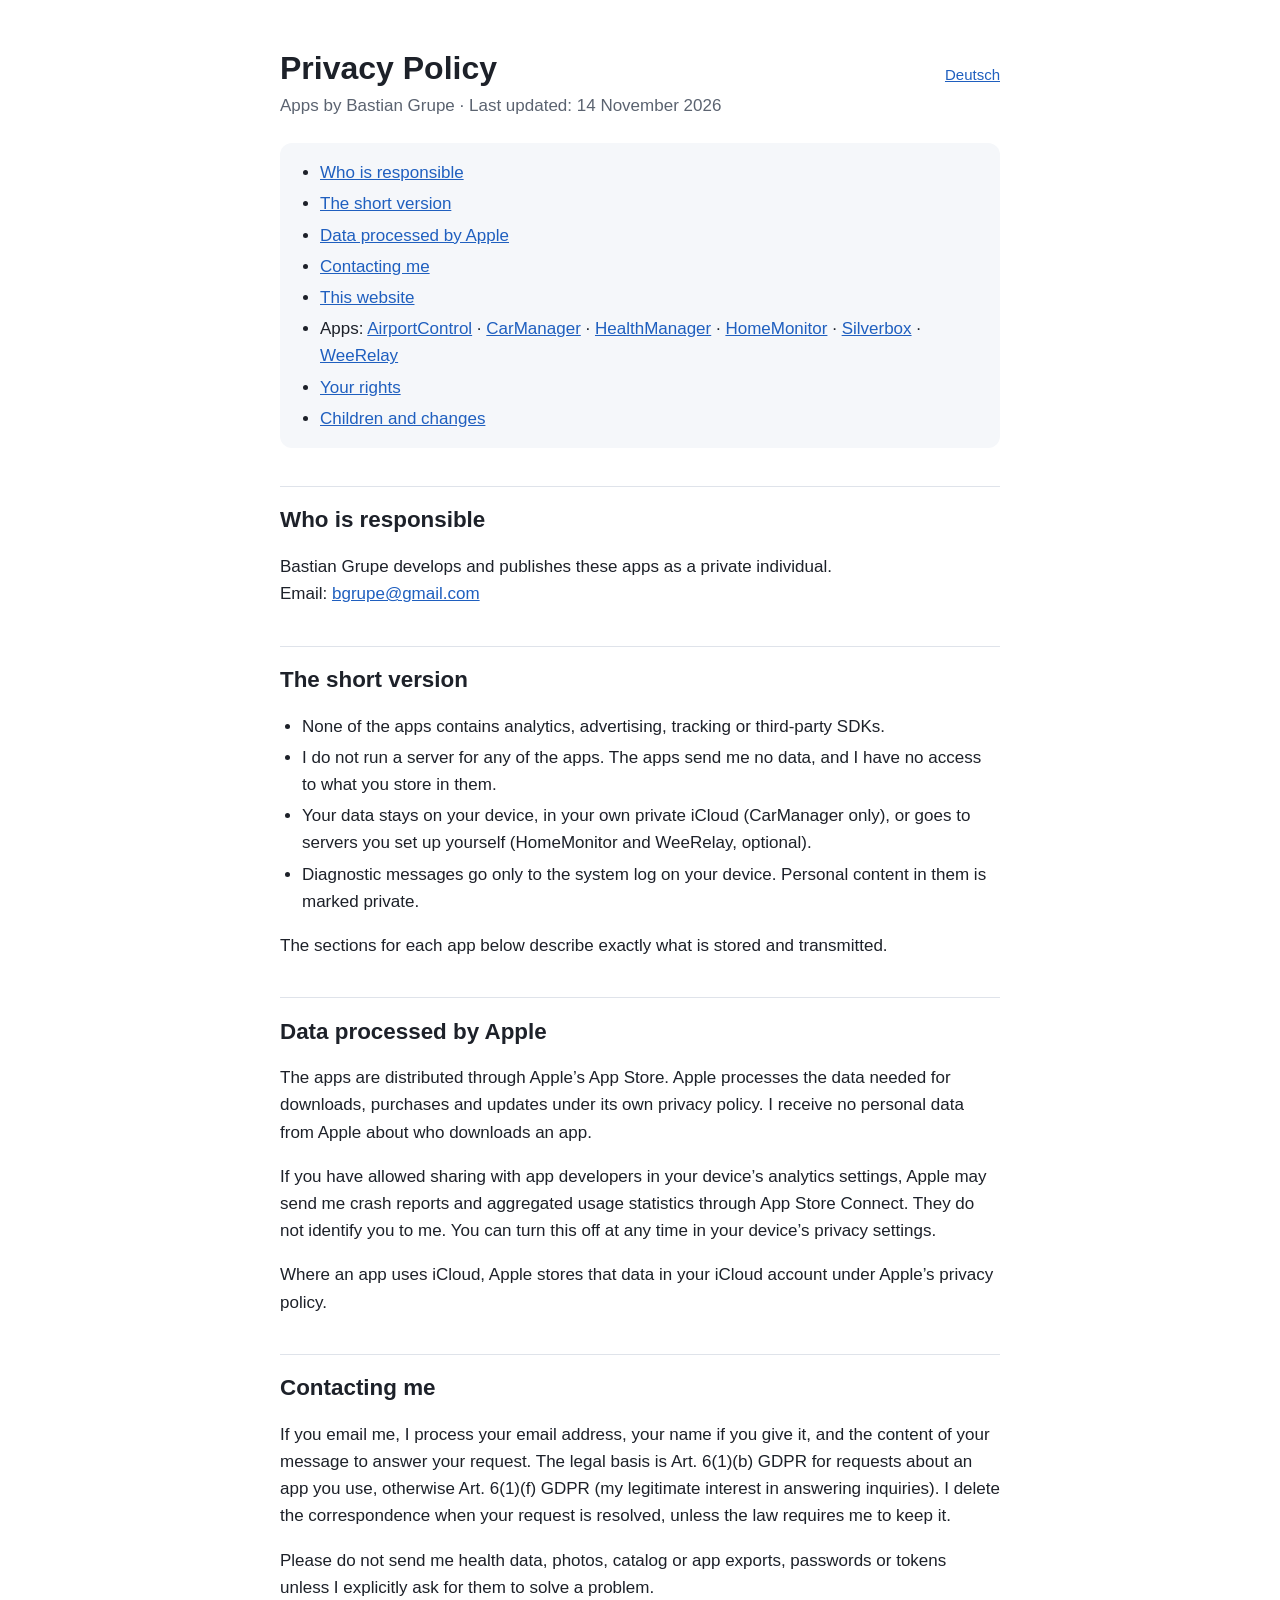
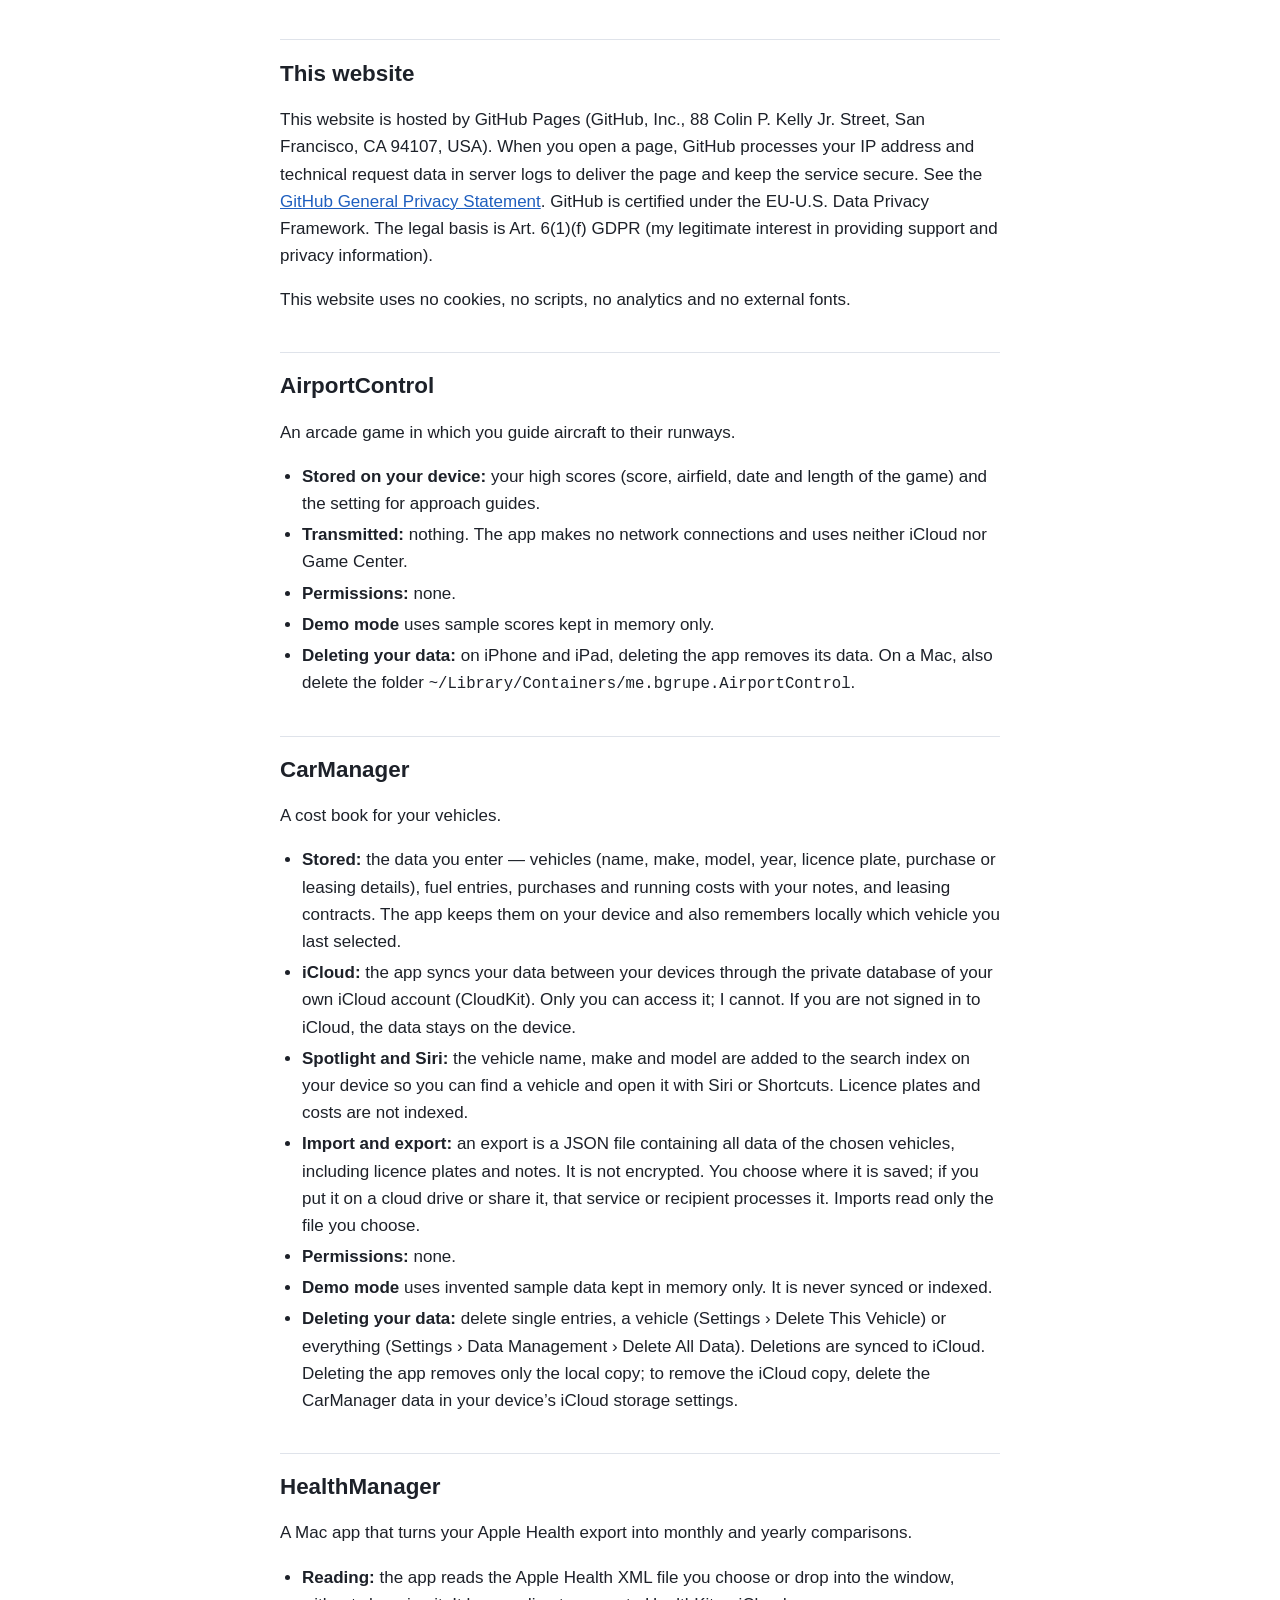
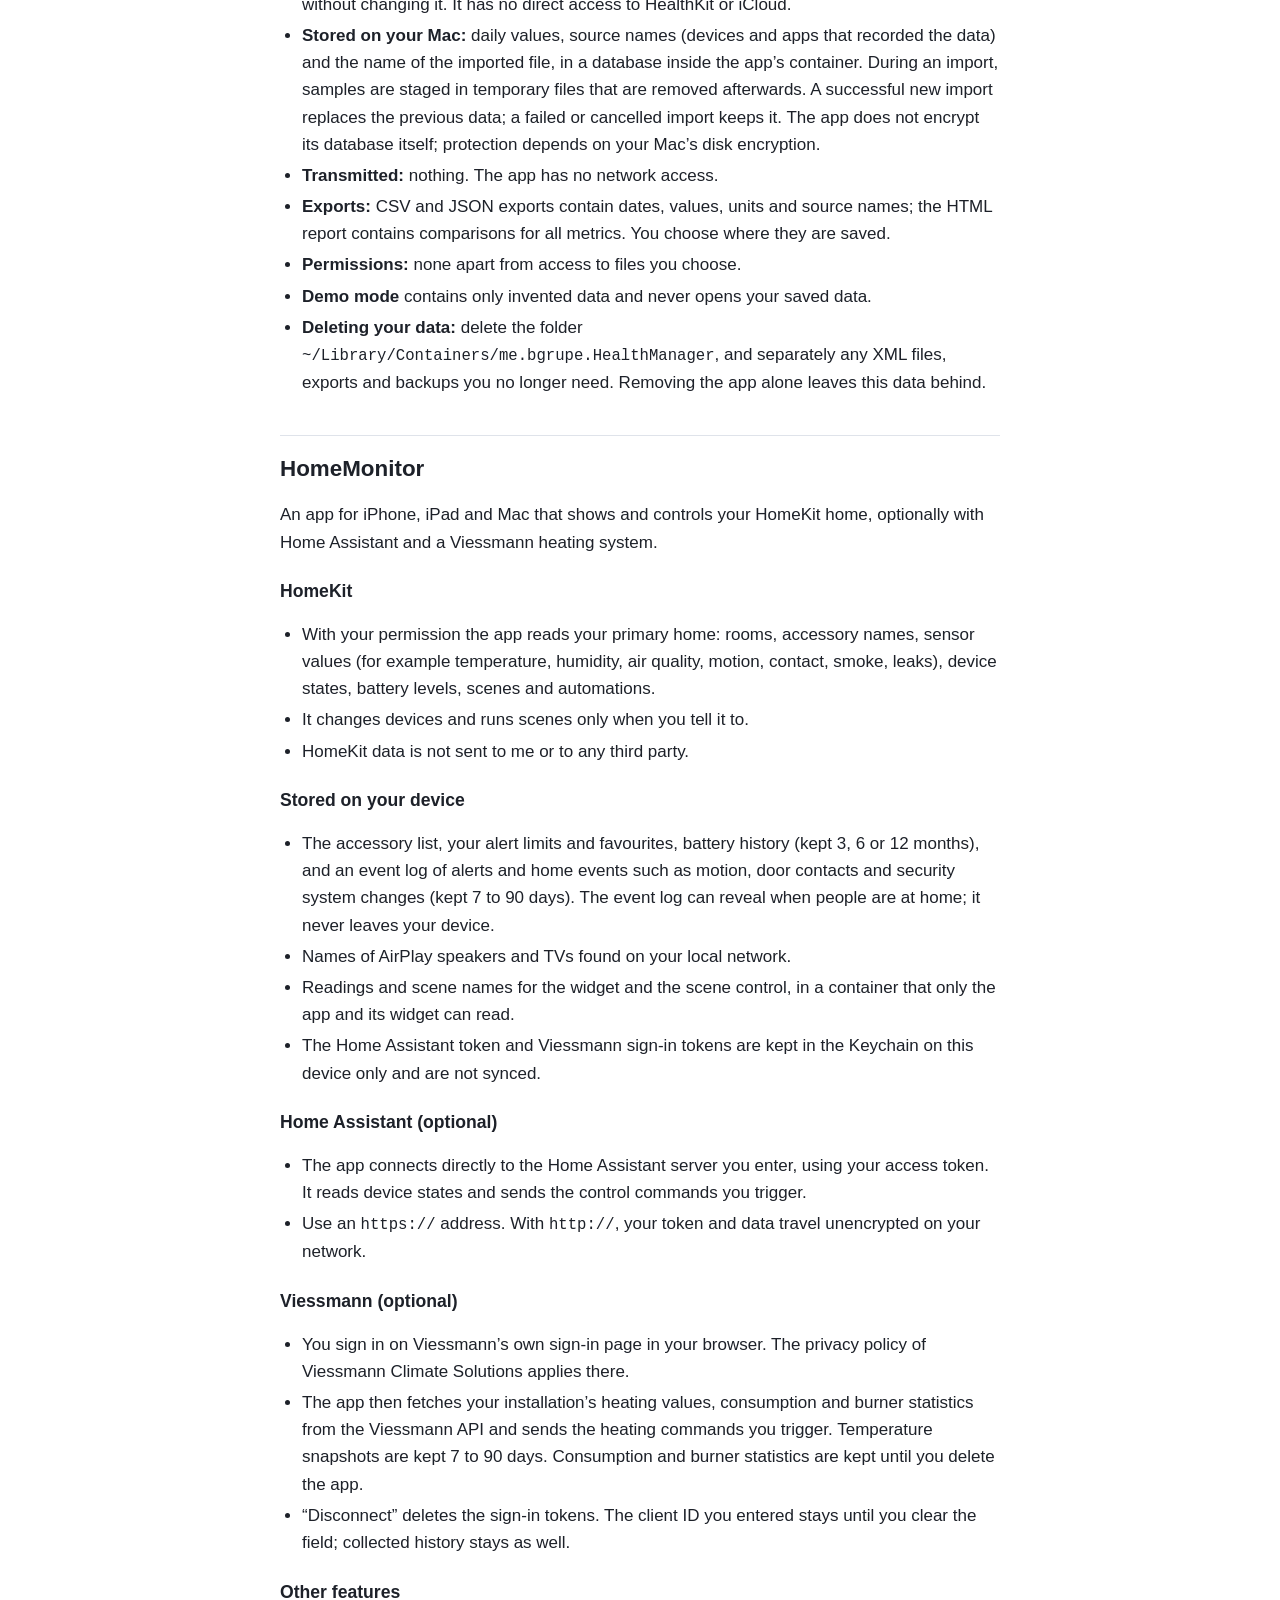
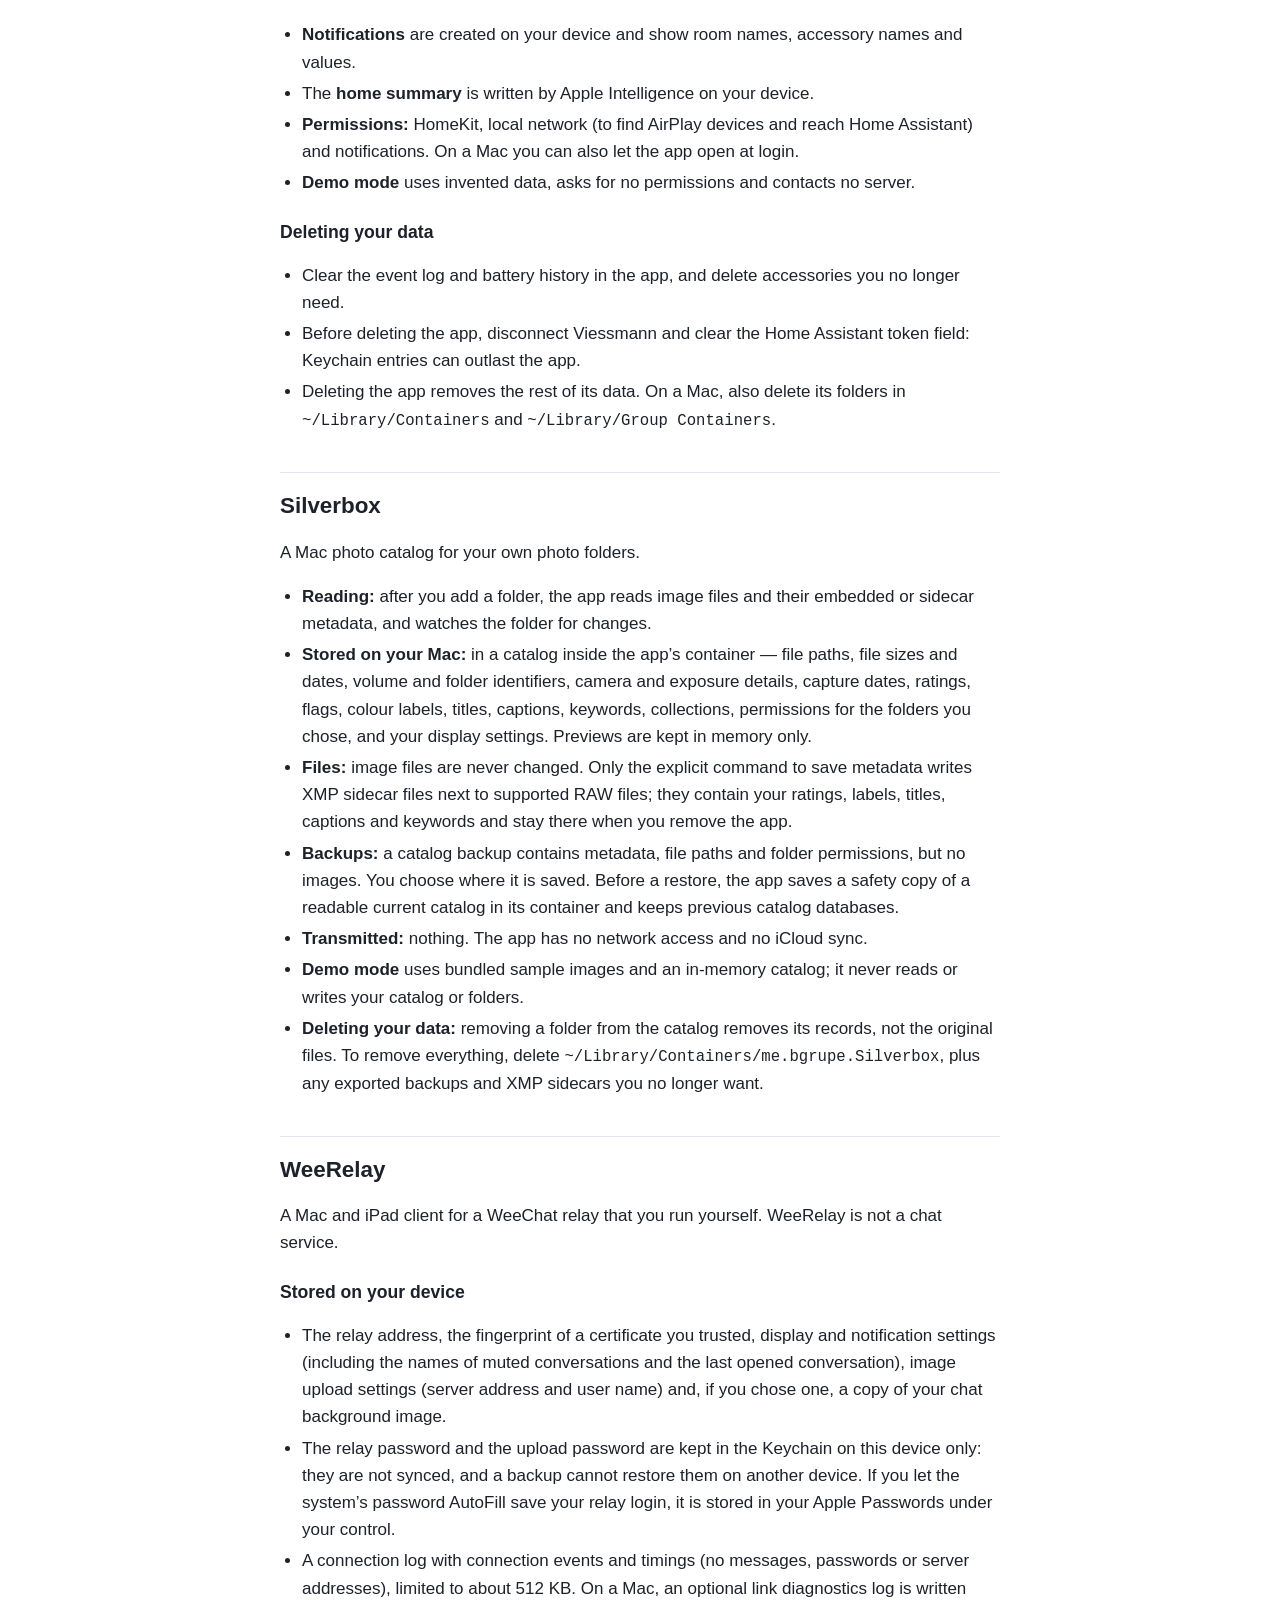
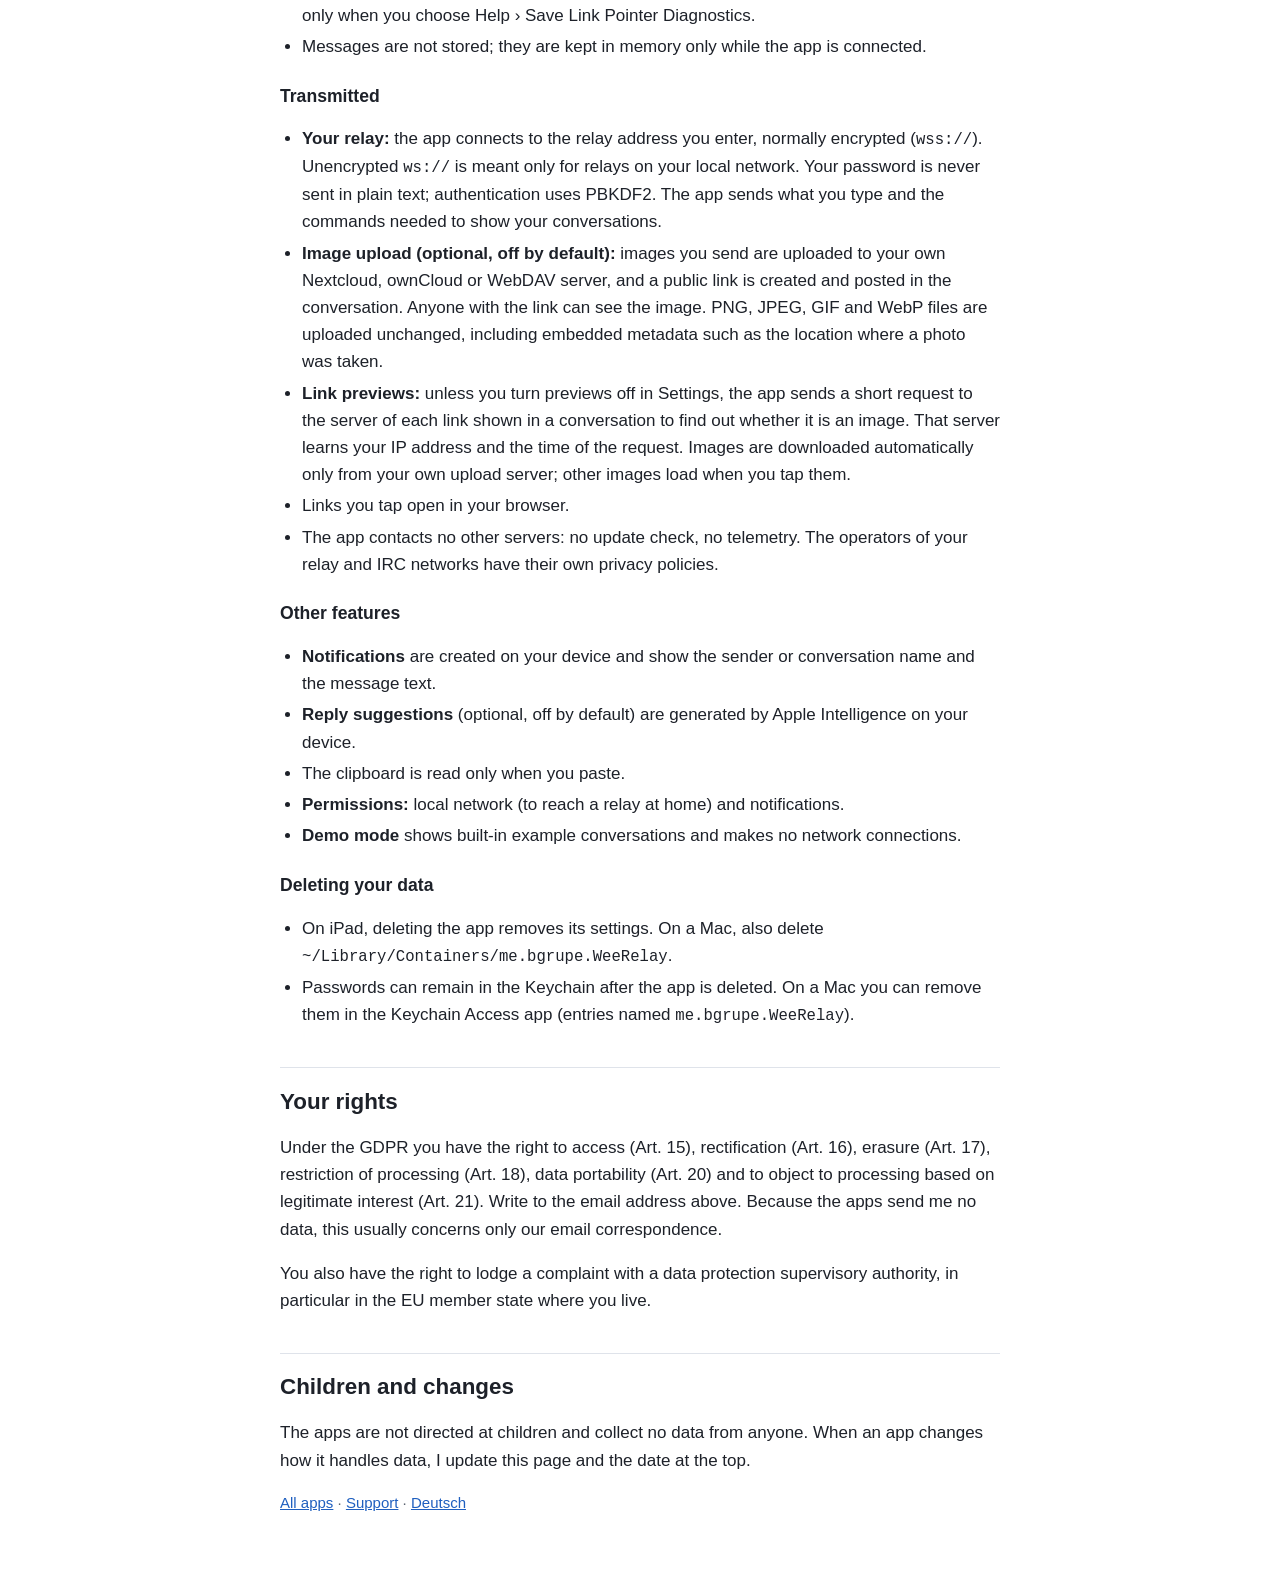
<file: en/privacy.html>
<!doctype html>
<html lang="en">
<head>
<meta charset="utf-8">
<meta name="viewport" content="width=device-width, initial-scale=1">
<title>Privacy Policy — Apps by Bastian Grupe</title>
<link rel="stylesheet" href="../site.css">
<link rel="alternate" hreflang="de" href="../de/privacy.html">
</head>
<body>
<header>
<p class="lang"><a href="../de/privacy.html" hreflang="de" lang="de">Deutsch</a></p>
<h1>Privacy Policy</h1>
<p class="meta">Apps by Bastian Grupe · Last updated: 14 November 2026</p>
</header>
<main>
<nav class="toc" aria-label="Contents">
<ul>
<li><a href="#controller">Who is responsible</a></li>
<li><a href="#summary">The short version</a></li>
<li><a href="#apple">Data processed by Apple</a></li>
<li><a href="#contact">Contacting me</a></li>
<li><a href="#website">This website</a></li>
<li>Apps:
  <a href="#airportcontrol">AirportControl</a> ·
  <a href="#carmanager">CarManager</a> ·
  <a href="#healthmanager">HealthManager</a> ·
  <a href="#homemonitor">HomeMonitor</a> ·
  <a href="#silverbox">Silverbox</a> ·
  <a href="#weerelay">WeeRelay</a></li>
<li><a href="#rights">Your rights</a></li>
<li><a href="#changes">Children and changes</a></li>
</ul>
</nav>

<h2 id="controller">Who is responsible</h2>
<p>Bastian Grupe develops and publishes these apps as a private individual.<br>
Email: <a href="mailto:bgrupe@gmail.com">bgrupe@gmail.com</a></p>

<h2 id="summary">The short version</h2>
<ul>
<li>None of the apps contains analytics, advertising, tracking or third-party SDKs.</li>
<li>I do not run a server for any of the apps. The apps send me no data, and I have no access to what you store in them.</li>
<li>Your data stays on your device, in your own private iCloud (CarManager only), or goes to servers you set up yourself (HomeMonitor and WeeRelay, optional).</li>
<li>Diagnostic messages go only to the system log on your device. Personal content in them is marked private.</li>
</ul>
<p>The sections for each app below describe exactly what is stored and transmitted.</p>

<h2 id="apple">Data processed by Apple</h2>
<p>The apps are distributed through Apple’s App Store. Apple processes the data needed for downloads, purchases and updates under its own privacy policy. I receive no personal data from Apple about who downloads an app.</p>
<p>If you have allowed sharing with app developers in your device’s analytics settings, Apple may send me crash reports and aggregated usage statistics through App Store Connect. They do not identify you to me. You can turn this off at any time in your device’s privacy settings.</p>
<p>Where an app uses iCloud, Apple stores that data in your iCloud account under Apple’s privacy policy.</p>

<h2 id="contact">Contacting me</h2>
<p>If you email me, I process your email address, your name if you give it, and the content of your message to answer your request. The legal basis is Art. 6(1)(b) GDPR for requests about an app you use, otherwise Art. 6(1)(f) GDPR (my legitimate interest in answering inquiries). I delete the correspondence when your request is resolved, unless the law requires me to keep it.</p>
<p>Please do not send me health data, photos, catalog or app exports, passwords or tokens unless I explicitly ask for them to solve a problem.</p>

<h2 id="website">This website</h2>
<p>This website is hosted by GitHub Pages (GitHub, Inc., 88 Colin P. Kelly Jr. Street, San Francisco, CA 94107, USA). When you open a page, GitHub processes your IP address and technical request data in server logs to deliver the page and keep the service secure. See the <a href="https://docs.github.com/en/site-policy/privacy-policies/github-general-privacy-statement">GitHub General Privacy Statement</a>. GitHub is certified under the EU-U.S. Data Privacy Framework. The legal basis is Art. 6(1)(f) GDPR (my legitimate interest in providing support and privacy information).</p>
<p>This website uses no cookies, no scripts, no analytics and no external fonts.</p>

<h2 id="airportcontrol">AirportControl</h2>
<p>An arcade game in which you guide aircraft to their runways.</p>
<ul>
<li><strong>Stored on your device:</strong> your high scores (score, airfield, date and length of the game) and the setting for approach guides.</li>
<li><strong>Transmitted:</strong> nothing. The app makes no network connections and uses neither iCloud nor Game Center.</li>
<li><strong>Permissions:</strong> none.</li>
<li><strong>Demo mode</strong> uses sample scores kept in memory only.</li>
<li><strong>Deleting your data:</strong> on iPhone and iPad, deleting the app removes its data. On a Mac, also delete the folder <code>~/Library/Containers/me.bgrupe.AirportControl</code>.</li>
</ul>

<h2 id="carmanager">CarManager</h2>
<p>A cost book for your vehicles.</p>
<ul>
<li><strong>Stored:</strong> the data you enter — vehicles (name, make, model, year, licence plate, purchase or leasing details), fuel entries, purchases and running costs with your notes, and leasing contracts. The app keeps them on your device and also remembers locally which vehicle you last selected.</li>
<li><strong>iCloud:</strong> the app syncs your data between your devices through the private database of your own iCloud account (CloudKit). Only you can access it; I cannot. If you are not signed in to iCloud, the data stays on the device.</li>
<li><strong>Spotlight and Siri:</strong> the vehicle name, make and model are added to the search index on your device so you can find a vehicle and open it with Siri or Shortcuts. Licence plates and costs are not indexed.</li>
<li><strong>Import and export:</strong> an export is a JSON file containing all data of the chosen vehicles, including licence plates and notes. It is not encrypted. You choose where it is saved; if you put it on a cloud drive or share it, that service or recipient processes it. Imports read only the file you choose.</li>
<li><strong>Permissions:</strong> none.</li>
<li><strong>Demo mode</strong> uses invented sample data kept in memory only. It is never synced or indexed.</li>
<li><strong>Deleting your data:</strong> delete single entries, a vehicle (Settings › Delete This Vehicle) or everything (Settings › Data Management › Delete All Data). Deletions are synced to iCloud. Deleting the app removes only the local copy; to remove the iCloud copy, delete the CarManager data in your device’s iCloud storage settings.</li>
</ul>

<h2 id="healthmanager">HealthManager</h2>
<p>A Mac app that turns your Apple Health export into monthly and yearly comparisons.</p>
<ul>
<li><strong>Reading:</strong> the app reads the Apple Health XML file you choose or drop into the window, without changing it. It has no direct access to HealthKit or iCloud.</li>
<li><strong>Stored on your Mac:</strong> daily values, source names (devices and apps that recorded the data) and the name of the imported file, in a database inside the app’s container. During an import, samples are staged in temporary files that are removed afterwards. A successful new import replaces the previous data; a failed or cancelled import keeps it. The app does not encrypt its database itself; protection depends on your Mac’s disk encryption.</li>
<li><strong>Transmitted:</strong> nothing. The app has no network access.</li>
<li><strong>Exports:</strong> CSV and JSON exports contain dates, values, units and source names; the HTML report contains comparisons for all metrics. You choose where they are saved.</li>
<li><strong>Permissions:</strong> none apart from access to files you choose.</li>
<li><strong>Demo mode</strong> contains only invented data and never opens your saved data.</li>
<li><strong>Deleting your data:</strong> delete the folder <code>~/Library/Containers/me.bgrupe.HealthManager</code>, and separately any XML files, exports and backups you no longer need. Removing the app alone leaves this data behind.</li>
</ul>

<h2 id="homemonitor">HomeMonitor</h2>
<p>An app for iPhone, iPad and Mac that shows and controls your HomeKit home, optionally with Home Assistant and a Viessmann heating system.</p>
<h3>HomeKit</h3>
<ul>
<li>With your permission the app reads your primary home: rooms, accessory names, sensor values (for example temperature, humidity, air quality, motion, contact, smoke, leaks), device states, battery levels, scenes and automations.</li>
<li>It changes devices and runs scenes only when you tell it to.</li>
<li>HomeKit data is not sent to me or to any third party.</li>
</ul>
<h3>Stored on your device</h3>
<ul>
<li>The accessory list, your alert limits and favourites, battery history (kept 3, 6 or 12 months), and an event log of alerts and home events such as motion, door contacts and security system changes (kept 7 to 90 days). The event log can reveal when people are at home; it never leaves your device.</li>
<li>Names of AirPlay speakers and TVs found on your local network.</li>
<li>Readings and scene names for the widget and the scene control, in a container that only the app and its widget can read.</li>
<li>The Home Assistant token and Viessmann sign-in tokens are kept in the Keychain on this device only and are not synced.</li>
</ul>
<h3>Home Assistant (optional)</h3>
<ul>
<li>The app connects directly to the Home Assistant server you enter, using your access token. It reads device states and sends the control commands you trigger.</li>
<li>Use an <code>https://</code> address. With <code>http://</code>, your token and data travel unencrypted on your network.</li>
</ul>
<h3>Viessmann (optional)</h3>
<ul>
<li>You sign in on Viessmann’s own sign-in page in your browser. The privacy policy of Viessmann Climate Solutions applies there.</li>
<li>The app then fetches your installation’s heating values, consumption and burner statistics from the Viessmann API and sends the heating commands you trigger. Temperature snapshots are kept 7 to 90 days. Consumption and burner statistics are kept until you delete the app.</li>
<li>“Disconnect” deletes the sign-in tokens. The client ID you entered stays until you clear the field; collected history stays as well.</li>
</ul>
<h3>Other features</h3>
<ul>
<li><strong>Notifications</strong> are created on your device and show room names, accessory names and values.</li>
<li>The <strong>home summary</strong> is written by Apple Intelligence on your device.</li>
<li><strong>Permissions:</strong> HomeKit, local network (to find AirPlay devices and reach Home Assistant) and notifications. On a Mac you can also let the app open at login.</li>
<li><strong>Demo mode</strong> uses invented data, asks for no permissions and contacts no server.</li>
</ul>
<h3>Deleting your data</h3>
<ul>
<li>Clear the event log and battery history in the app, and delete accessories you no longer need.</li>
<li>Before deleting the app, disconnect Viessmann and clear the Home Assistant token field: Keychain entries can outlast the app.</li>
<li>Deleting the app removes the rest of its data. On a Mac, also delete its folders in <code>~/Library/Containers</code> and <code>~/Library/Group Containers</code>.</li>
</ul>

<h2 id="silverbox">Silverbox</h2>
<p>A Mac photo catalog for your own photo folders.</p>
<ul>
<li><strong>Reading:</strong> after you add a folder, the app reads image files and their embedded or sidecar metadata, and watches the folder for changes.</li>
<li><strong>Stored on your Mac:</strong> in a catalog inside the app’s container — file paths, file sizes and dates, volume and folder identifiers, camera and exposure details, capture dates, ratings, flags, colour labels, titles, captions, keywords, collections, permissions for the folders you chose, and your display settings. Previews are kept in memory only.</li>
<li><strong>Files:</strong> image files are never changed. Only the explicit command to save metadata writes XMP sidecar files next to supported RAW files; they contain your ratings, labels, titles, captions and keywords and stay there when you remove the app.</li>
<li><strong>Backups:</strong> a catalog backup contains metadata, file paths and folder permissions, but no images. You choose where it is saved. Before a restore, the app saves a safety copy of a readable current catalog in its container and keeps previous catalog databases.</li>
<li><strong>Transmitted:</strong> nothing. The app has no network access and no iCloud sync.</li>
<li><strong>Demo mode</strong> uses bundled sample images and an in-memory catalog; it never reads or writes your catalog or folders.</li>
<li><strong>Deleting your data:</strong> removing a folder from the catalog removes its records, not the original files. To remove everything, delete <code>~/Library/Containers/me.bgrupe.Silverbox</code>, plus any exported backups and XMP sidecars you no longer want.</li>
</ul>

<h2 id="weerelay">WeeRelay</h2>
<p>A Mac and iPad client for a WeeChat relay that you run yourself. WeeRelay is not a chat service.</p>
<h3>Stored on your device</h3>
<ul>
<li>The relay address, the fingerprint of a certificate you trusted, display and notification settings (including the names of muted conversations and the last opened conversation), image upload settings (server address and user name) and, if you chose one, a copy of your chat background image.</li>
<li>The relay password and the upload password are kept in the Keychain on this device only: they are not synced, and a backup cannot restore them on another device. If you let the system’s password AutoFill save your relay login, it is stored in your Apple Passwords under your control.</li>
<li>A connection log with connection events and timings (no messages, passwords or server addresses), limited to about 512 KB. On a Mac, an optional link diagnostics log is written only when you choose Help › Save Link Pointer Diagnostics.</li>
<li>Messages are not stored; they are kept in memory only while the app is connected.</li>
</ul>
<h3>Transmitted</h3>
<ul>
<li><strong>Your relay:</strong> the app connects to the relay address you enter, normally encrypted (<code>wss://</code>). Unencrypted <code>ws://</code> is meant only for relays on your local network. Your password is never sent in plain text; authentication uses PBKDF2. The app sends what you type and the commands needed to show your conversations.</li>
<li><strong>Image upload (optional, off by default):</strong> images you send are uploaded to your own Nextcloud, ownCloud or WebDAV server, and a public link is created and posted in the conversation. Anyone with the link can see the image. PNG, JPEG, GIF and WebP files are uploaded unchanged, including embedded metadata such as the location where a photo was taken.</li>
<li><strong>Link previews:</strong> unless you turn previews off in Settings, the app sends a short request to the server of each link shown in a conversation to find out whether it is an image. That server learns your IP address and the time of the request. Images are downloaded automatically only from your own upload server; other images load when you tap them.</li>
<li>Links you tap open in your browser.</li>
<li>The app contacts no other servers: no update check, no telemetry. The operators of your relay and IRC networks have their own privacy policies.</li>
</ul>
<h3>Other features</h3>
<ul>
<li><strong>Notifications</strong> are created on your device and show the sender or conversation name and the message text.</li>
<li><strong>Reply suggestions</strong> (optional, off by default) are generated by Apple Intelligence on your device.</li>
<li>The clipboard is read only when you paste.</li>
<li><strong>Permissions:</strong> local network (to reach a relay at home) and notifications.</li>
<li><strong>Demo mode</strong> shows built-in example conversations and makes no network connections.</li>
</ul>
<h3>Deleting your data</h3>
<ul>
<li>On iPad, deleting the app removes its settings. On a Mac, also delete <code>~/Library/Containers/me.bgrupe.WeeRelay</code>.</li>
<li>Passwords can remain in the Keychain after the app is deleted. On a Mac you can remove them in the Keychain Access app (entries named <code>me.bgrupe.WeeRelay</code>).</li>
</ul>

<h2 id="rights">Your rights</h2>
<p>Under the GDPR you have the right to access (Art. 15), rectification (Art. 16), erasure (Art. 17), restriction of processing (Art. 18), data portability (Art. 20) and to object to processing based on legitimate interest (Art. 21). Write to the email address above. Because the apps send me no data, this usually concerns only our email correspondence.</p>
<p>You also have the right to lodge a complaint with a data protection supervisory authority, in particular in the EU member state where you live.</p>

<h2 id="changes">Children and changes</h2>
<p>The apps are not directed at children and collect no data from anyone. When an app changes how it handles data, I update this page and the date at the top.</p>
</main>
<footer>
<p><a href="../index.html">All apps</a> · <a href="support.html">Support</a> · <a href="../de/privacy.html" hreflang="de" lang="de">Deutsch</a></p>
</footer>
</body>
</html>
</file>
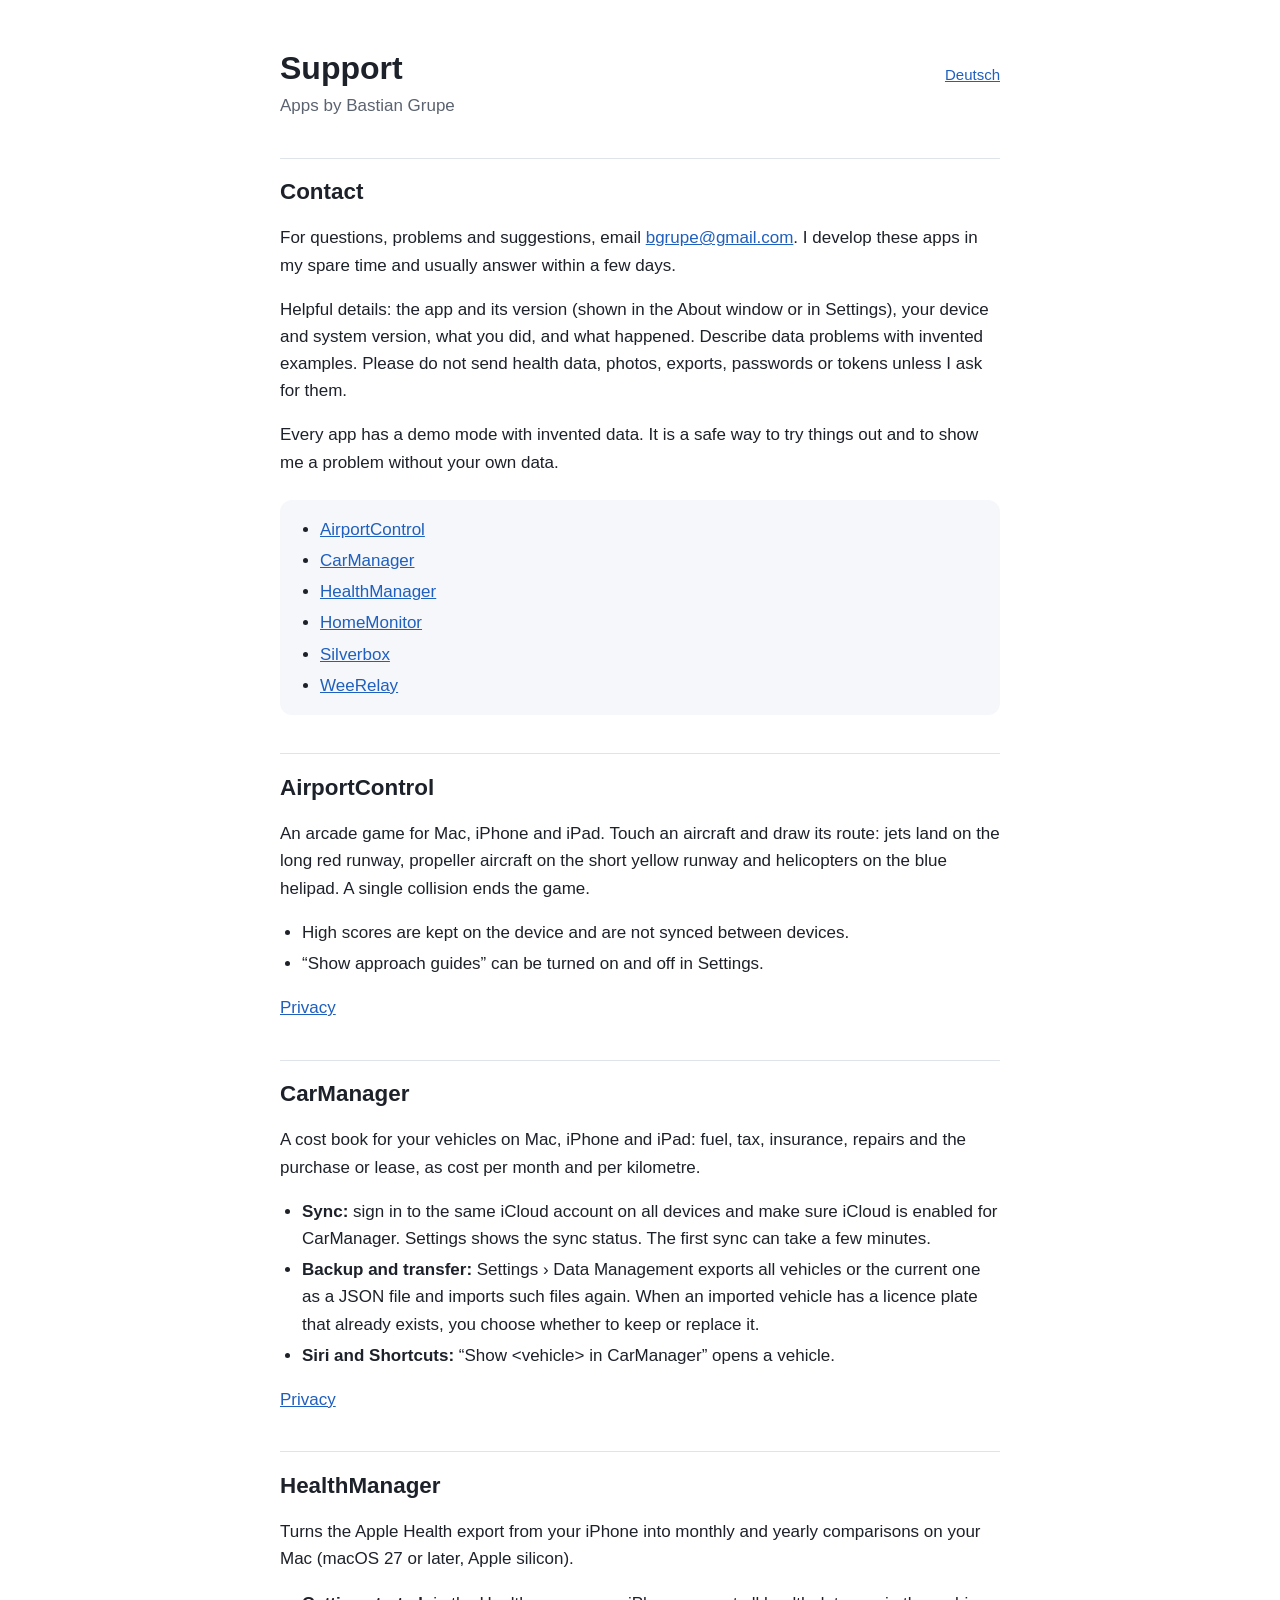
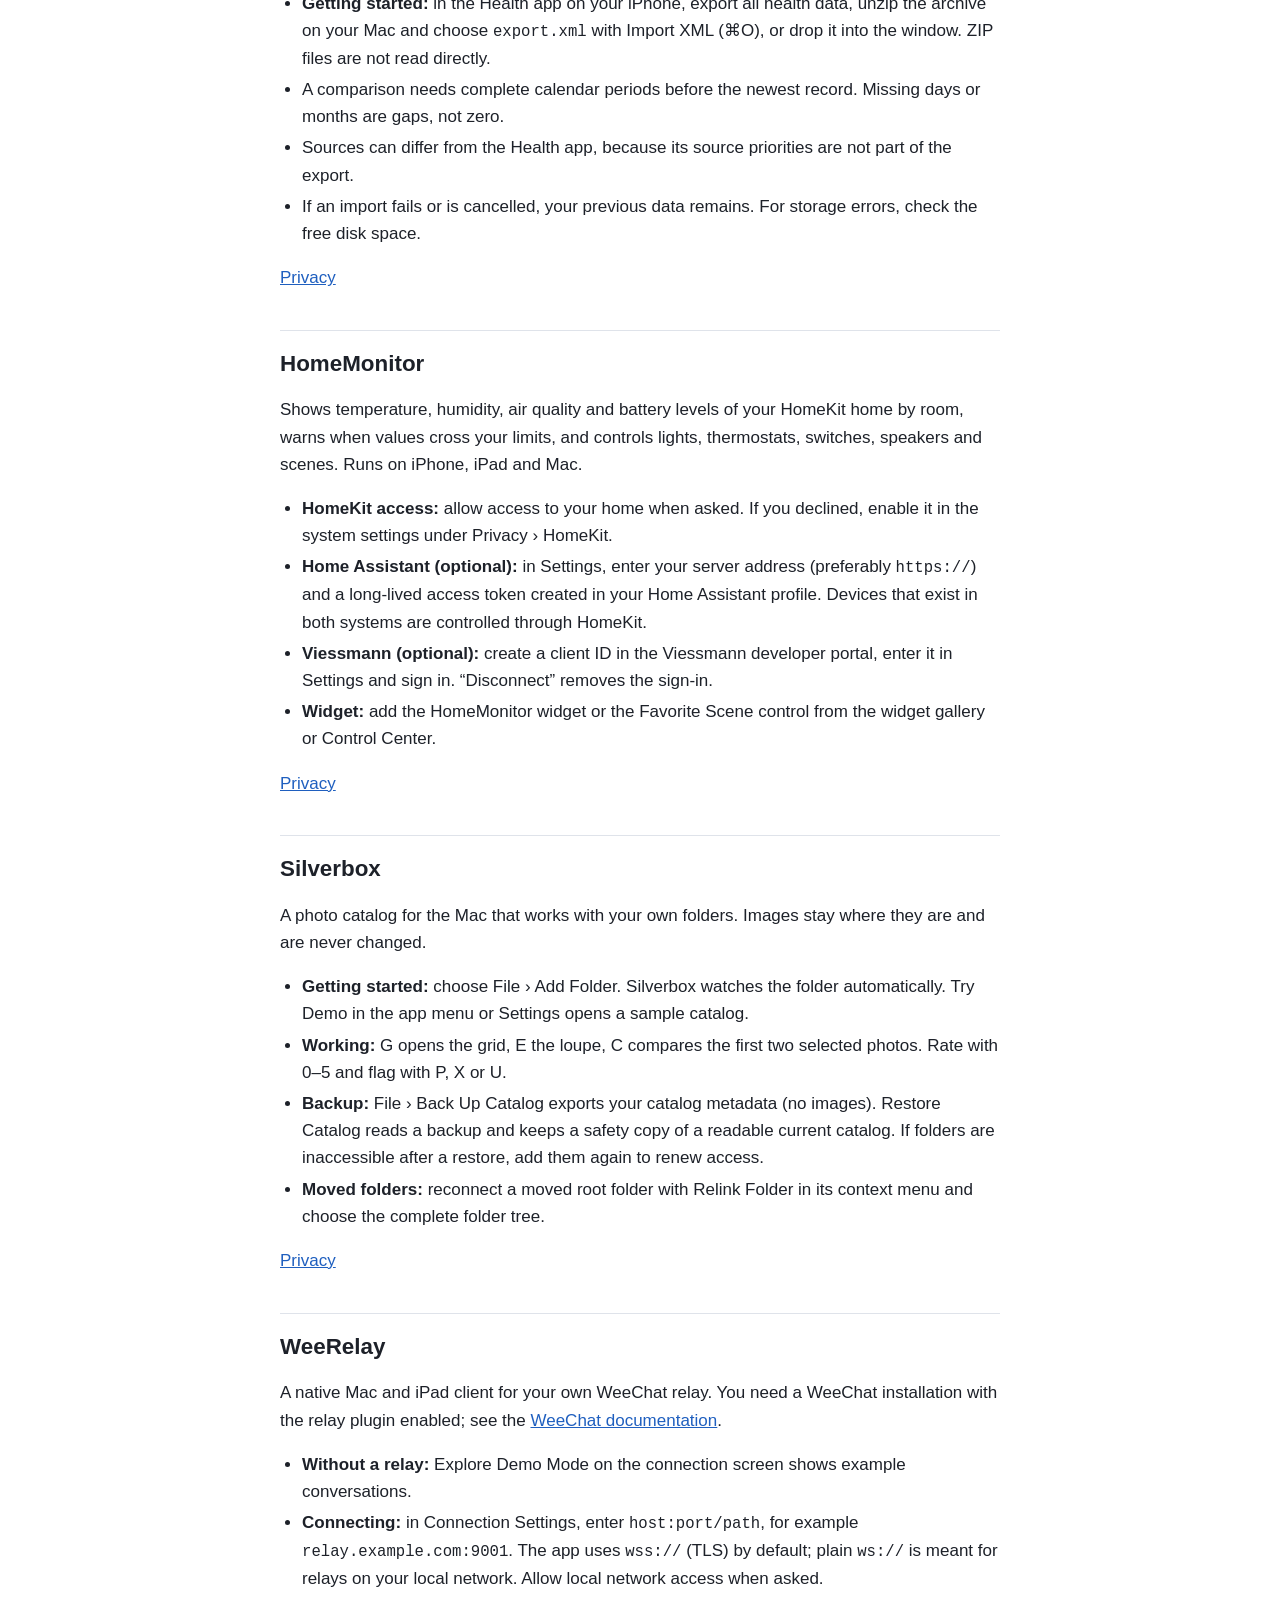
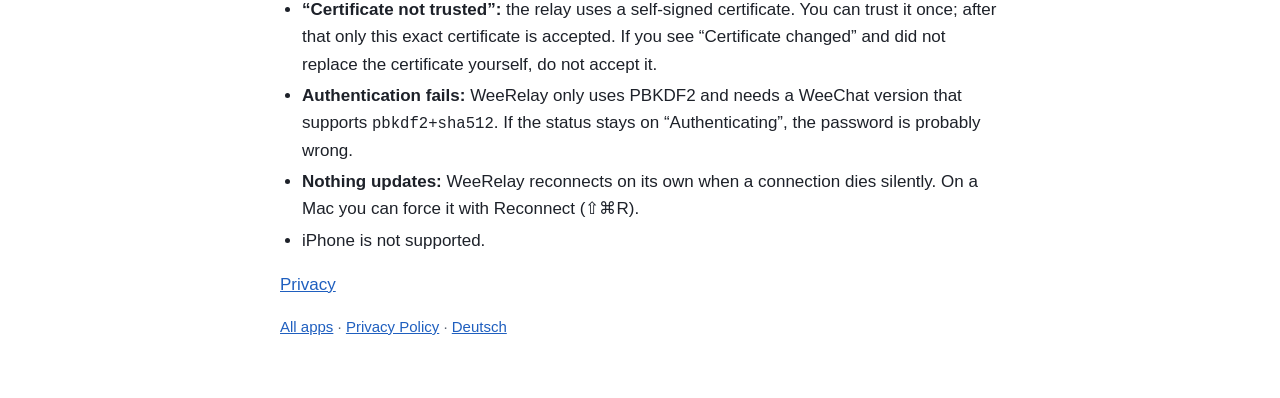
<file: en/support.html>
<!doctype html>
<html lang="en">
<head>
<meta charset="utf-8">
<meta name="viewport" content="width=device-width, initial-scale=1">
<title>Support — Apps by Bastian Grupe</title>
<link rel="stylesheet" href="../site.css">
<link rel="alternate" hreflang="de" href="../de/support.html">
</head>
<body>
<header>
<p class="lang"><a href="../de/support.html" hreflang="de" lang="de">Deutsch</a></p>
<h1>Support</h1>
<p class="meta">Apps by Bastian Grupe</p>
</header>
<main>
<h2 id="contact">Contact</h2>
<p>For questions, problems and suggestions, email <a href="mailto:bgrupe@gmail.com">bgrupe@gmail.com</a>. I develop these apps in my spare time and usually answer within a few days.</p>
<p>Helpful details: the app and its version (shown in the About window or in Settings), your device and system version, what you did, and what happened. Describe data problems with invented examples. Please do not send health data, photos, exports, passwords or tokens unless I ask for them.</p>
<p>Every app has a demo mode with invented data. It is a safe way to try things out and to show me a problem without your own data.</p>

<nav class="toc" aria-label="Apps">
<ul>
<li><a href="#airportcontrol">AirportControl</a></li>
<li><a href="#carmanager">CarManager</a></li>
<li><a href="#healthmanager">HealthManager</a></li>
<li><a href="#homemonitor">HomeMonitor</a></li>
<li><a href="#silverbox">Silverbox</a></li>
<li><a href="#weerelay">WeeRelay</a></li>
</ul>
</nav>

<h2 id="airportcontrol">AirportControl</h2>
<p>An arcade game for Mac, iPhone and iPad. Touch an aircraft and draw its route: jets land on the long red runway, propeller aircraft on the short yellow runway and helicopters on the blue helipad. A single collision ends the game.</p>
<ul>
<li>High scores are kept on the device and are not synced between devices.</li>
<li>“Show approach guides” can be turned on and off in Settings.</li>
</ul>
<p><a href="privacy.html#airportcontrol">Privacy</a></p>

<h2 id="carmanager">CarManager</h2>
<p>A cost book for your vehicles on Mac, iPhone and iPad: fuel, tax, insurance, repairs and the purchase or lease, as cost per month and per kilometre.</p>
<ul>
<li><strong>Sync:</strong> sign in to the same iCloud account on all devices and make sure iCloud is enabled for CarManager. Settings shows the sync status. The first sync can take a few minutes.</li>
<li><strong>Backup and transfer:</strong> Settings › Data Management exports all vehicles or the current one as a JSON file and imports such files again. When an imported vehicle has a licence plate that already exists, you choose whether to keep or replace it.</li>
<li><strong>Siri and Shortcuts:</strong> “Show &lt;vehicle&gt; in CarManager” opens a vehicle.</li>
</ul>
<p><a href="privacy.html#carmanager">Privacy</a></p>

<h2 id="healthmanager">HealthManager</h2>
<p>Turns the Apple Health export from your iPhone into monthly and yearly comparisons on your Mac (macOS 27 or later, Apple silicon).</p>
<ul>
<li><strong>Getting started:</strong> in the Health app on your iPhone, export all health data, unzip the archive on your Mac and choose <code>export.xml</code> with Import XML (⌘O), or drop it into the window. ZIP files are not read directly.</li>
<li>A comparison needs complete calendar periods before the newest record. Missing days or months are gaps, not zero.</li>
<li>Sources can differ from the Health app, because its source priorities are not part of the export.</li>
<li>If an import fails or is cancelled, your previous data remains. For storage errors, check the free disk space.</li>
</ul>
<p><a href="privacy.html#healthmanager">Privacy</a></p>

<h2 id="homemonitor">HomeMonitor</h2>
<p>Shows temperature, humidity, air quality and battery levels of your HomeKit home by room, warns when values cross your limits, and controls lights, thermostats, switches, speakers and scenes. Runs on iPhone, iPad and Mac.</p>
<ul>
<li><strong>HomeKit access:</strong> allow access to your home when asked. If you declined, enable it in the system settings under Privacy › HomeKit.</li>
<li><strong>Home Assistant (optional):</strong> in Settings, enter your server address (preferably <code>https://</code>) and a long-lived access token created in your Home Assistant profile. Devices that exist in both systems are controlled through HomeKit.</li>
<li><strong>Viessmann (optional):</strong> create a client ID in the Viessmann developer portal, enter it in Settings and sign in. “Disconnect” removes the sign-in.</li>
<li><strong>Widget:</strong> add the HomeMonitor widget or the Favorite Scene control from the widget gallery or Control Center.</li>
</ul>
<p><a href="privacy.html#homemonitor">Privacy</a></p>

<h2 id="silverbox">Silverbox</h2>
<p>A photo catalog for the Mac that works with your own folders. Images stay where they are and are never changed.</p>
<ul>
<li><strong>Getting started:</strong> choose File › Add Folder. Silverbox watches the folder automatically. Try Demo in the app menu or Settings opens a sample catalog.</li>
<li><strong>Working:</strong> G opens the grid, E the loupe, C compares the first two selected photos. Rate with 0–5 and flag with P, X or U.</li>
<li><strong>Backup:</strong> File › Back Up Catalog exports your catalog metadata (no images). Restore Catalog reads a backup and keeps a safety copy of a readable current catalog. If folders are inaccessible after a restore, add them again to renew access.</li>
<li><strong>Moved folders:</strong> reconnect a moved root folder with Relink Folder in its context menu and choose the complete folder tree.</li>
</ul>
<p><a href="privacy.html#silverbox">Privacy</a></p>

<h2 id="weerelay">WeeRelay</h2>
<p>A native Mac and iPad client for your own WeeChat relay. You need a WeeChat installation with the relay plugin enabled; see the <a href="https://weechat.org/doc/">WeeChat documentation</a>.</p>
<ul>
<li><strong>Without a relay:</strong> Explore Demo Mode on the connection screen shows example conversations.</li>
<li><strong>Connecting:</strong> in Connection Settings, enter <code>host:port/path</code>, for example <code>relay.example.com:9001</code>. The app uses <code>wss://</code> (TLS) by default; plain <code>ws://</code> is meant for relays on your local network. Allow local network access when asked.</li>
<li><strong>“Certificate not trusted”:</strong> the relay uses a self-signed certificate. You can trust it once; after that only this exact certificate is accepted. If you see “Certificate changed” and did not replace the certificate yourself, do not accept it.</li>
<li><strong>Authentication fails:</strong> WeeRelay only uses PBKDF2 and needs a WeeChat version that supports <code>pbkdf2+sha512</code>. If the status stays on “Authenticating”, the password is probably wrong.</li>
<li><strong>Nothing updates:</strong> WeeRelay reconnects on its own when a connection dies silently. On a Mac you can force it with Reconnect (⇧⌘R).</li>
<li>iPhone is not supported.</li>
</ul>
<p><a href="privacy.html#weerelay">Privacy</a></p>
</main>
<footer>
<p><a href="../index.html">All apps</a> · <a href="privacy.html">Privacy Policy</a> · <a href="../de/support.html" hreflang="de" lang="de">Deutsch</a></p>
</footer>
</body>
</html>
</file>
<file: site.css>
/* Static pages only: no scripts, cookies, web fonts or third-party assets. */
:root {
  color-scheme: light dark;
  --bg: #ffffff;
  --fg: #1d2129;
  --muted: #5b6370;
  --accent: #1f5fbf;
  --rule: #dfe3ea;
  --card: #f5f7fa;
}
@media (prefers-color-scheme: dark) {
  :root {
    --bg: #15171c;
    --fg: #e7e9ee;
    --muted: #a3aab6;
    --accent: #7fb0ff;
    --rule: #2c313a;
    --card: #1d2027;
  }
}
* { box-sizing: border-box; }
html { -webkit-text-size-adjust: 100%; }
body {
  margin: 0;
  background: var(--bg);
  color: var(--fg);
  font: 17px/1.6 -apple-system, BlinkMacSystemFont, "Helvetica Neue", Helvetica, Arial, sans-serif;
}
main, header, footer { max-width: 760px; margin: 0 auto; padding: 0 20px; }
header { padding-top: 48px; }
footer { padding-bottom: 48px; color: var(--muted); font-size: 15px; }
h1, h2, h3 { line-height: 1.25; }
h1 { font-size: 2rem; margin: 0 0 4px; }
h2 { font-size: 1.4rem; margin-top: 2.4rem; padding-top: 1.2rem; border-top: 1px solid var(--rule); }
h3 { font-size: 1.1rem; margin-top: 1.6rem; }
a { color: var(--accent); }
.meta { color: var(--muted); margin: 0; }
.lang { float: right; font-size: 15px; }
nav.toc { background: var(--card); border-radius: 12px; padding: 12px 20px; margin: 24px 0; }
nav.toc ul { margin: 4px 0; padding-left: 20px; }
ul { padding-left: 22px; }
li { margin: 4px 0; }
code { font-size: 0.92em; }
</file>
